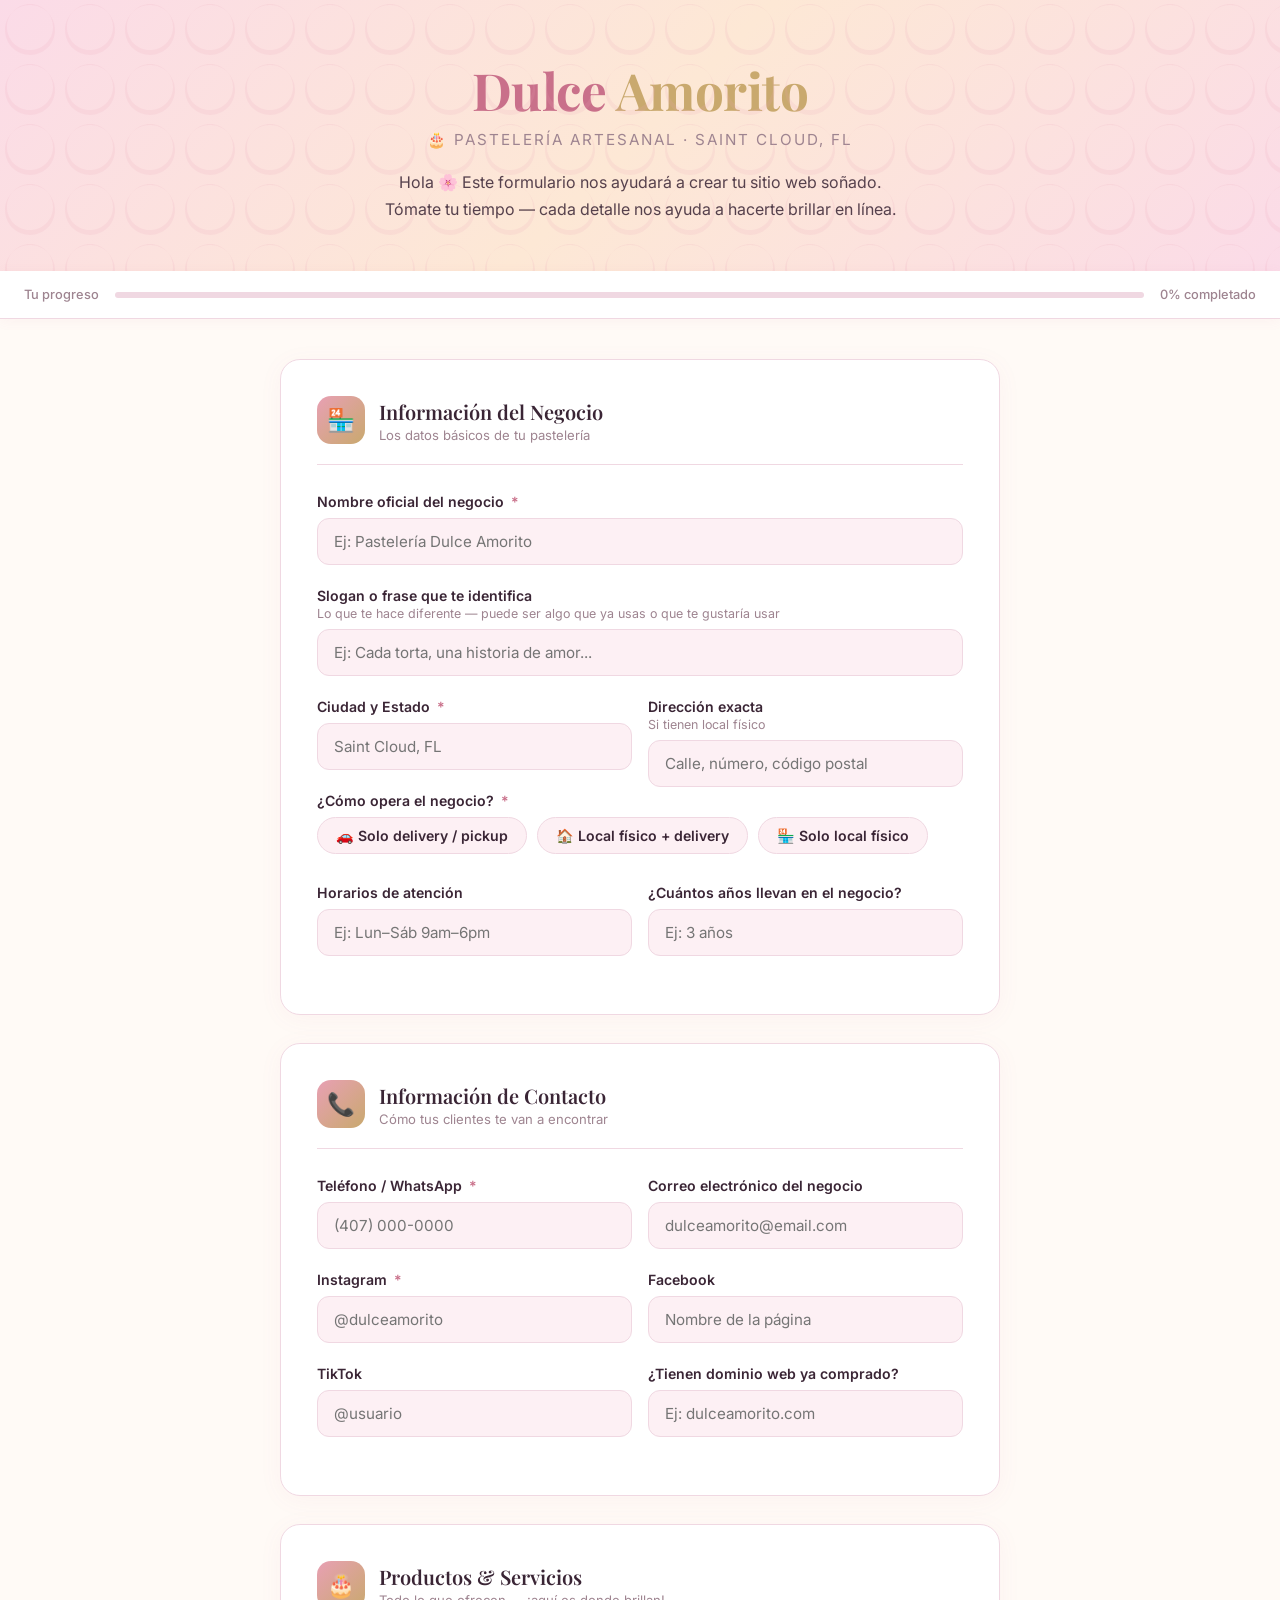
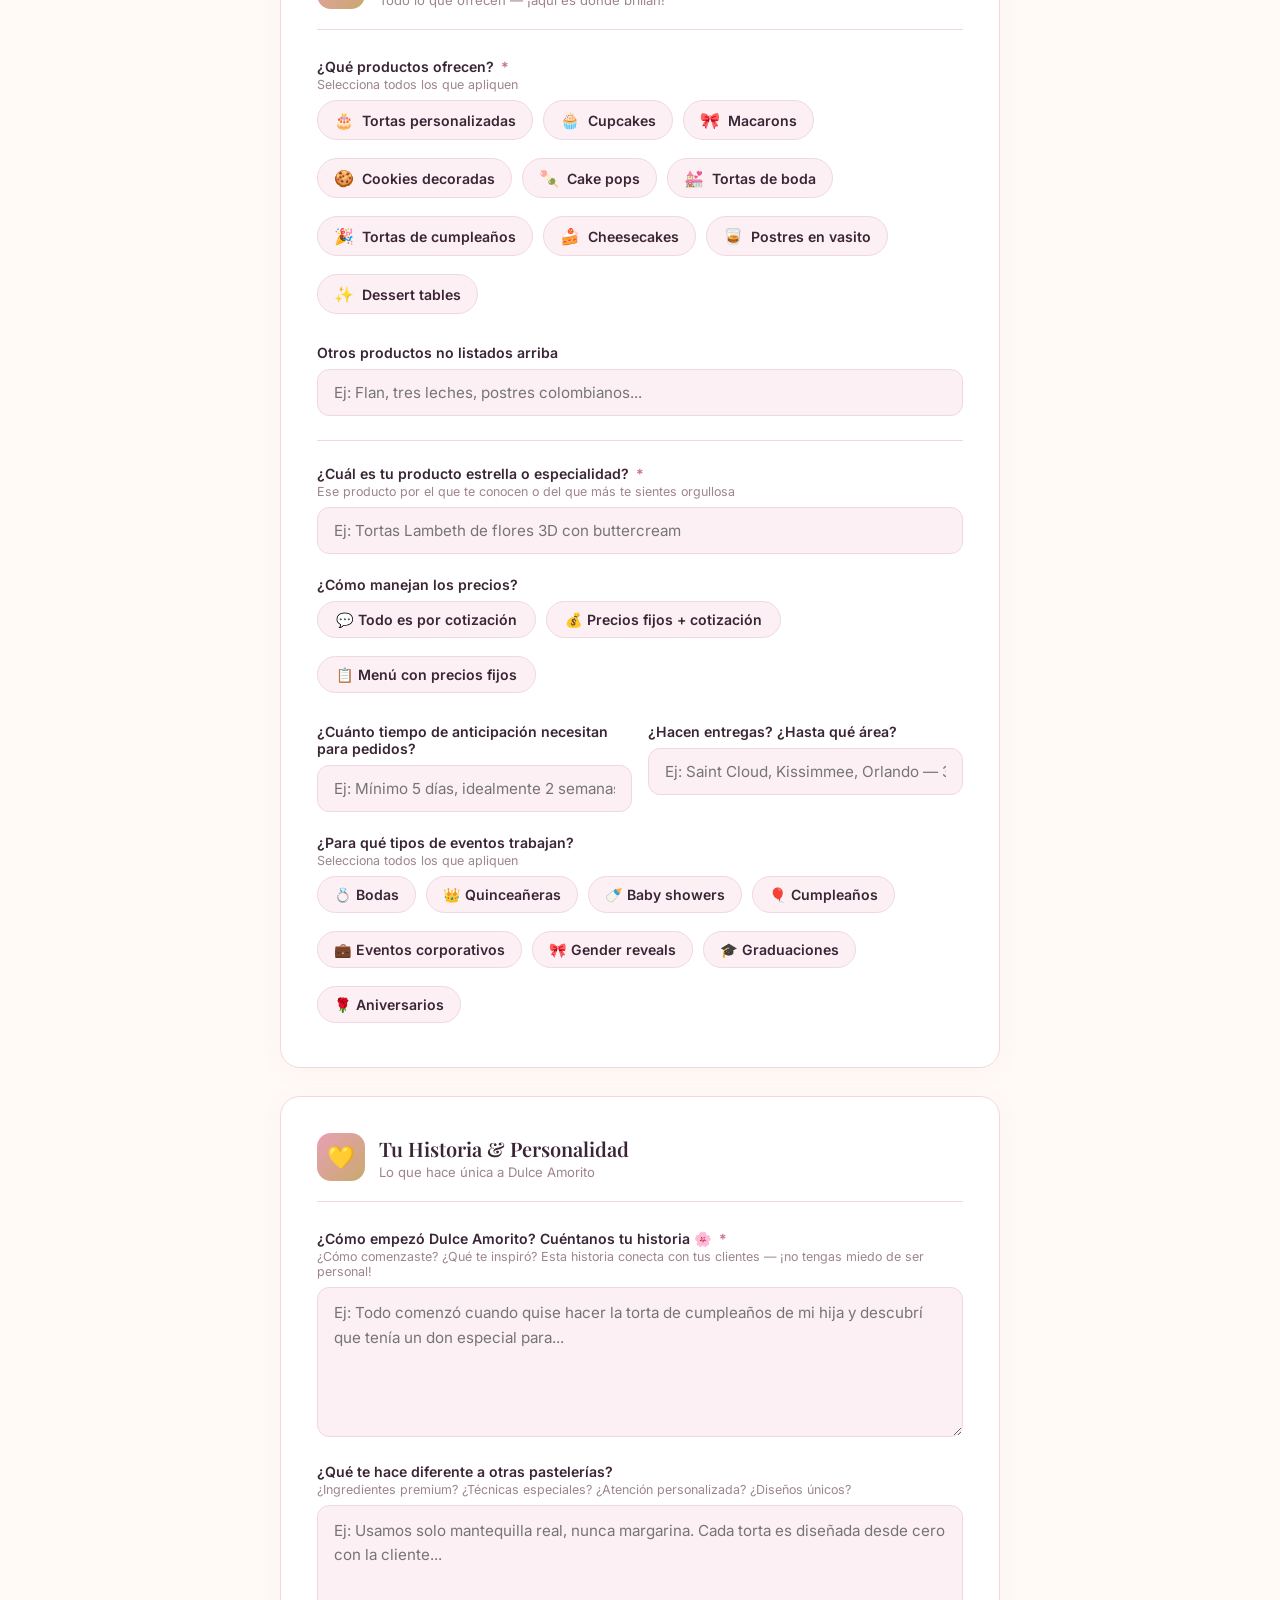
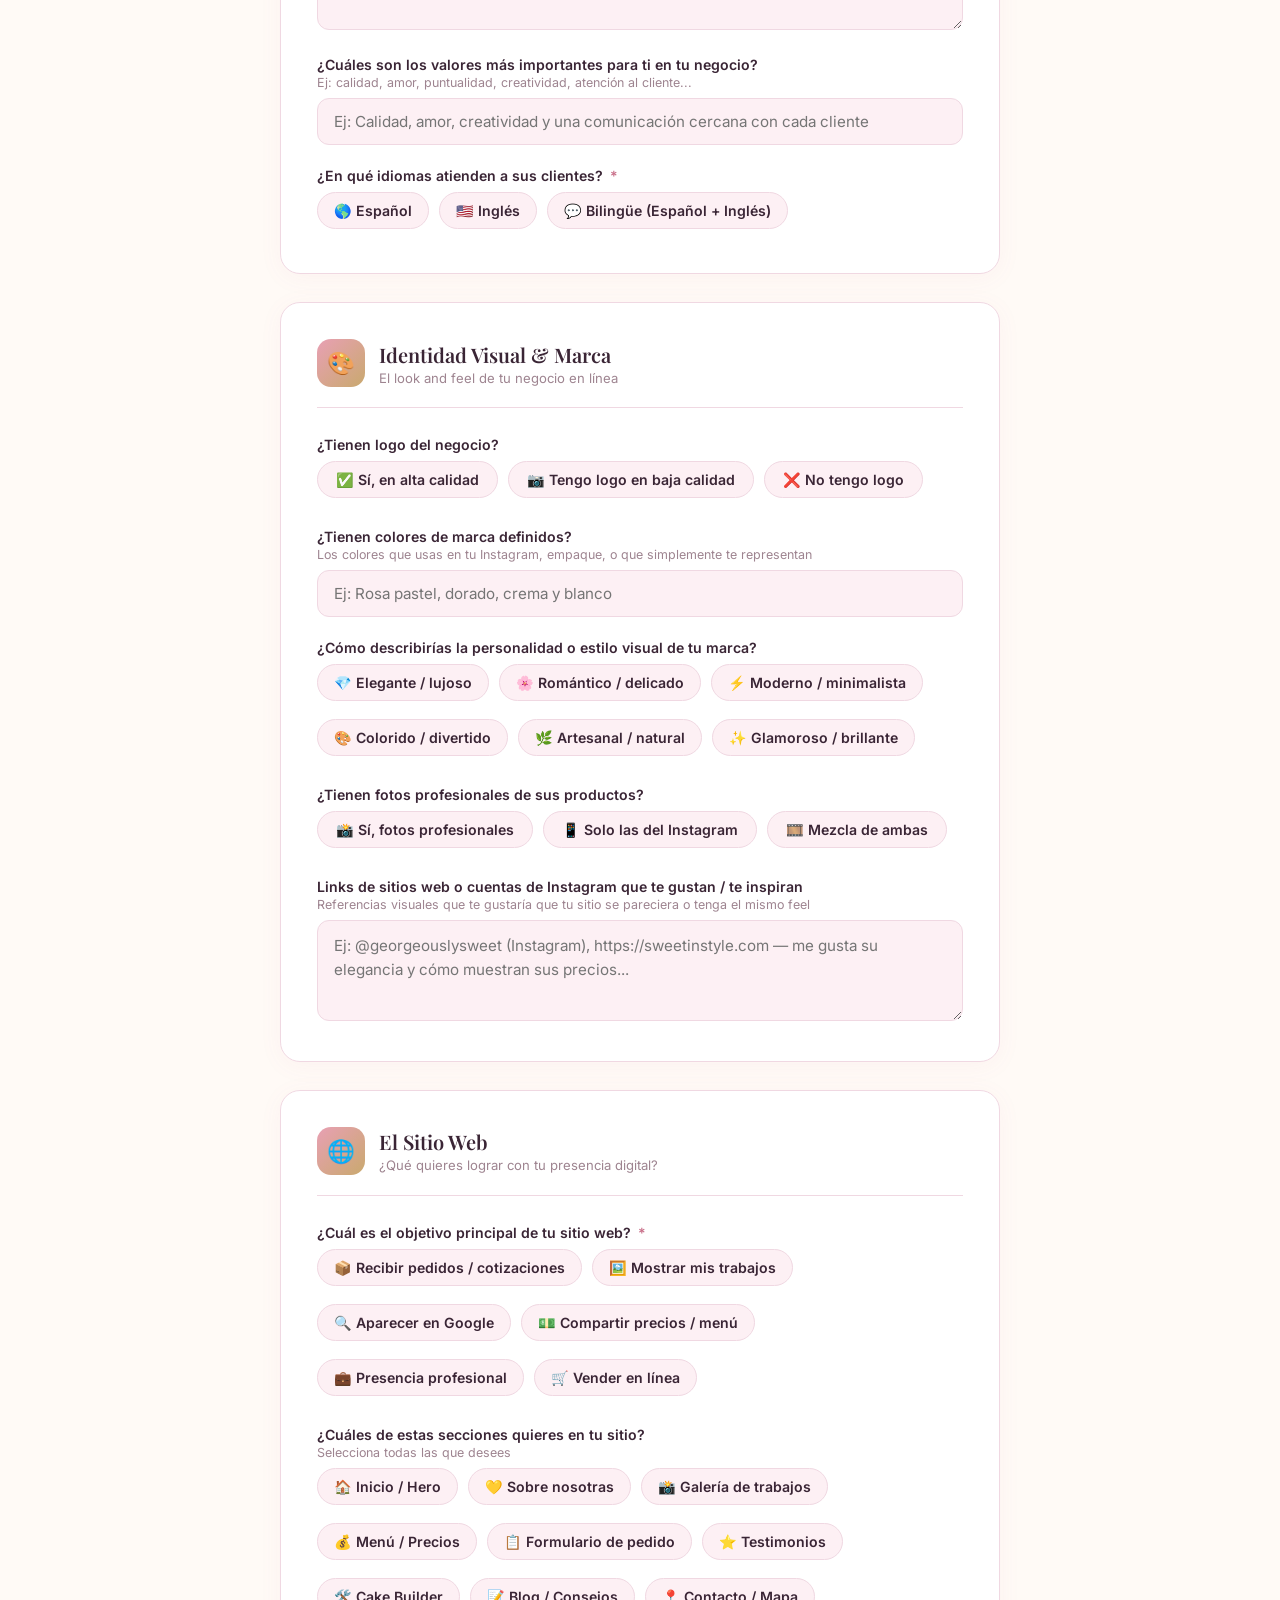
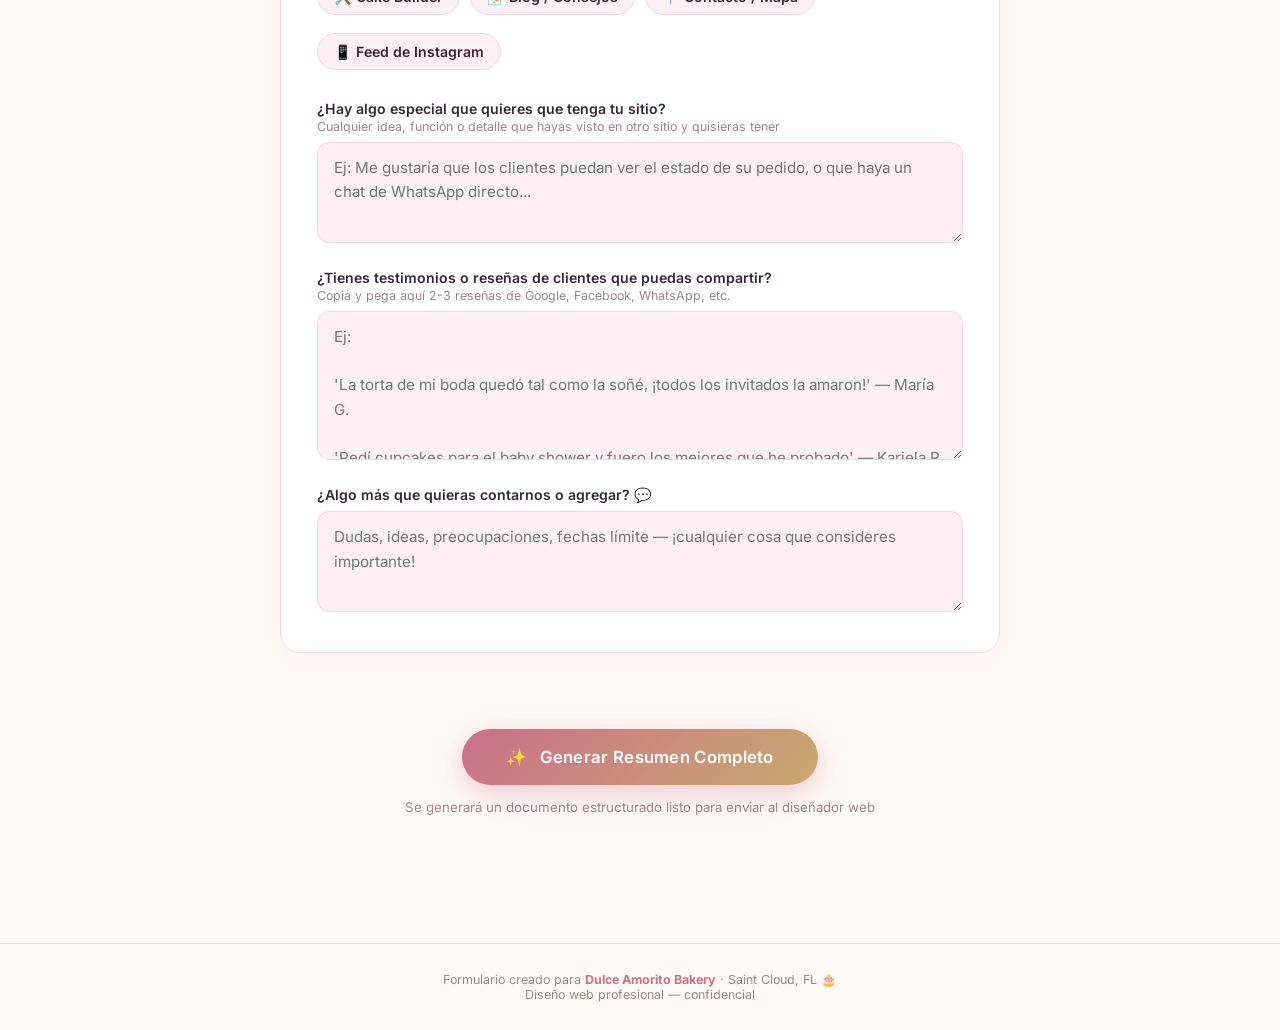
<file: client-intake.html>
<!DOCTYPE html>
<html lang="es">
<head>
  <meta charset="UTF-8" />
  <meta name="viewport" content="width=device-width, initial-scale=1.0" />
  <title>Dulce Amorito · Formulario de Información del Negocio</title>
  <link href="https://fonts.googleapis.com/css2?family=Playfair+Display:wght@400;600;700&family=Inter:wght@300;400;500;600&display=swap" rel="stylesheet" />
  <style>
    *, *::before, *::after { box-sizing: border-box; margin: 0; padding: 0; }

    :root {
      --rose:    #e8a0b4;
      --rose-deep: #c9708a;
      --blush:   #fdf0f4;
      --cream:   #fffaf6;
      --gold:    #c9a96e;
      --gold-light: #f0ddb8;
      --text:    #3a2535;
      --muted:   #9e8490;
      --border:  #f0d8e2;
      --white:   #ffffff;
      --success: #6db888;
    }

    body {
      font-family: 'Inter', sans-serif;
      background: var(--cream);
      color: var(--text);
      min-height: 100vh;
    }

    /* ── HERO HEADER ── */
    .hero {
      background: linear-gradient(135deg, #fbdbe8 0%, #fde8d5 50%, #fbdbe8 100%);
      text-align: center;
      padding: 56px 24px 48px;
      position: relative;
      overflow: hidden;
    }
    .hero::before {
      content: '';
      position: absolute;
      inset: 0;
      background: url("data:image/svg+xml,%3Csvg width='60' height='60' viewBox='0 0 60 60' xmlns='http://www.w3.org/2000/svg'%3E%3Cg fill='none' fill-rule='evenodd'%3E%3Cg fill='%23e8a0b4' fill-opacity='0.15'%3E%3Cpath d='M30 5C16.2 5 5 16.2 5 30s11.2 25 25 25 25-11.2 25-25S43.8 5 30 5zm0 45C17.3 50 7 39.7 7 27s10.3-23 23-23 23 10.3 23 23S42.7 50 30 50z'/%3E%3C/g%3E%3C/g%3E%3C/svg%3E");
      pointer-events: none;
    }
    .hero-logo {
      font-family: 'Playfair Display', serif;
      font-size: clamp(2rem, 6vw, 3.2rem);
      font-weight: 700;
      color: var(--rose-deep);
      letter-spacing: -0.5px;
      margin-bottom: 6px;
    }
    .hero-logo span { color: var(--gold); }
    .hero-tagline {
      font-size: 0.95rem;
      color: var(--muted);
      letter-spacing: 2px;
      text-transform: uppercase;
      margin-bottom: 20px;
    }
    .hero-desc {
      max-width: 560px;
      margin: 0 auto;
      font-size: 1rem;
      color: var(--text);
      line-height: 1.7;
      opacity: 0.85;
    }

    /* ── PROGRESS BAR ── */
    .progress-wrap {
      background: var(--white);
      border-bottom: 1px solid var(--border);
      padding: 16px 24px;
      display: flex;
      align-items: center;
      gap: 16px;
      position: sticky;
      top: 0;
      z-index: 100;
      box-shadow: 0 2px 12px rgba(200,100,130,0.06);
    }
    .progress-bar {
      flex: 1;
      height: 6px;
      background: var(--border);
      border-radius: 99px;
      overflow: hidden;
    }
    .progress-fill {
      height: 100%;
      background: linear-gradient(90deg, var(--rose), var(--gold));
      border-radius: 99px;
      transition: width 0.4s ease;
      width: 0%;
    }
    .progress-label {
      font-size: 0.8rem;
      color: var(--muted);
      white-space: nowrap;
      font-weight: 500;
    }

    /* ── CONTAINER ── */
    .container {
      max-width: 760px;
      margin: 0 auto;
      padding: 40px 20px 80px;
    }

    /* ── SECTION CARD ── */
    .section-card {
      background: var(--white);
      border-radius: 20px;
      border: 1px solid var(--border);
      padding: 36px;
      margin-bottom: 28px;
      box-shadow: 0 4px 24px rgba(200,100,130,0.05);
      transition: box-shadow 0.3s ease;
    }
    .section-card:hover { box-shadow: 0 8px 40px rgba(200,100,130,0.1); }

    .section-header {
      display: flex;
      align-items: center;
      gap: 14px;
      margin-bottom: 28px;
      padding-bottom: 20px;
      border-bottom: 1px solid var(--border);
    }
    .section-icon {
      width: 48px;
      height: 48px;
      border-radius: 14px;
      background: linear-gradient(135deg, var(--rose), var(--gold));
      display: flex;
      align-items: center;
      justify-content: center;
      font-size: 1.4rem;
      flex-shrink: 0;
    }
    .section-title {
      font-family: 'Playfair Display', serif;
      font-size: 1.25rem;
      font-weight: 600;
      color: var(--text);
    }
    .section-subtitle {
      font-size: 0.82rem;
      color: var(--muted);
      margin-top: 2px;
    }

    /* ── FORM FIELDS ── */
    .field-group { margin-bottom: 22px; }
    .field-group:last-child { margin-bottom: 0; }

    label {
      display: block;
      font-size: 0.88rem;
      font-weight: 600;
      color: var(--text);
      margin-bottom: 8px;
    }
    label .req { color: var(--rose-deep); margin-left: 3px; }
    label .hint {
      font-weight: 400;
      color: var(--muted);
      font-size: 0.78rem;
      display: block;
      margin-top: 2px;
    }

    input[type="text"],
    input[type="email"],
    input[type="tel"],
    input[type="url"],
    textarea,
    select {
      width: 100%;
      padding: 13px 16px;
      border: 1.5px solid var(--border);
      border-radius: 12px;
      font-family: 'Inter', sans-serif;
      font-size: 0.95rem;
      color: var(--text);
      background: var(--blush);
      transition: border-color 0.25s, box-shadow 0.25s, background 0.25s;
      outline: none;
      appearance: none;
    }
    input:focus, textarea:focus, select:focus {
      border-color: var(--rose);
      background: var(--white);
      box-shadow: 0 0 0 3px rgba(232, 160, 180, 0.18);
    }
    input.filled, textarea.filled, select.filled {
      border-color: var(--success);
      background: #f6fff9;
    }
    textarea { resize: vertical; min-height: 100px; line-height: 1.6; }
    select { cursor: pointer; }

    /* Dual columns */
    .field-row {
      display: grid;
      grid-template-columns: 1fr 1fr;
      gap: 16px;
    }
    @media (max-width: 540px) { .field-row { grid-template-columns: 1fr; } }

    /* Checkbox group */
    .checkbox-group {
      display: flex;
      flex-wrap: wrap;
      gap: 10px;
      margin-top: 4px;
    }
    .checkbox-pill {
      display: flex;
      align-items: center;
      gap: 8px;
      padding: 9px 16px;
      border: 1.5px solid var(--border);
      border-radius: 99px;
      cursor: pointer;
      font-size: 0.88rem;
      color: var(--text);
      background: var(--blush);
      transition: all 0.2s;
      user-select: none;
    }
    .checkbox-pill input { display: none; }
    .checkbox-pill:hover { border-color: var(--rose); background: var(--white); }
    .checkbox-pill.active {
      border-color: var(--rose-deep);
      background: linear-gradient(135deg, #fce8f0, #fdf0e4);
      color: var(--rose-deep);
      font-weight: 600;
    }
    .checkbox-pill .pill-icon { font-size: 1rem; }

    /* Radio group */
    .radio-group { display: flex; flex-wrap: wrap; gap: 10px; margin-top: 4px; }
    .radio-pill {
      display: flex;
      align-items: center;
      gap: 8px;
      padding: 9px 18px;
      border: 1.5px solid var(--border);
      border-radius: 99px;
      cursor: pointer;
      font-size: 0.88rem;
      color: var(--text);
      background: var(--blush);
      transition: all 0.2s;
      user-select: none;
    }
    .radio-pill input { display: none; }
    .radio-pill:hover { border-color: var(--rose); background: var(--white); }
    .radio-pill.active {
      border-color: var(--rose-deep);
      background: linear-gradient(135deg, #fce8f0, #fdf0e4);
      color: var(--rose-deep);
      font-weight: 600;
    }

    /* ── DIVIDER ── */
    .divider {
      height: 1px;
      background: var(--border);
      margin: 24px 0;
    }

    /* ── GENERATE BUTTON ── */
    .submit-zone {
      text-align: center;
      padding: 48px 24px;
    }
    .btn-generate {
      display: inline-flex;
      align-items: center;
      gap: 12px;
      background: linear-gradient(135deg, var(--rose-deep), var(--gold));
      color: var(--white);
      border: none;
      padding: 18px 44px;
      border-radius: 99px;
      font-family: 'Inter', sans-serif;
      font-size: 1.05rem;
      font-weight: 600;
      cursor: pointer;
      box-shadow: 0 8px 28px rgba(201,112,138,0.35);
      transition: all 0.3s;
      letter-spacing: 0.3px;
    }
    .btn-generate:hover {
      transform: translateY(-2px);
      box-shadow: 0 14px 36px rgba(201,112,138,0.45);
    }
    .btn-generate:active { transform: translateY(0); }

    /* ── OUTPUT ── */
    #output-section {
      display: none;
      margin-top: 32px;
    }
    #output-section.visible { display: block; }

    .output-card {
      background: var(--white);
      border: 2px solid var(--rose);
      border-radius: 20px;
      overflow: hidden;
      box-shadow: 0 8px 40px rgba(201,112,138,0.12);
    }
    .output-header {
      background: linear-gradient(135deg, var(--rose-deep), var(--gold));
      color: var(--white);
      padding: 20px 28px;
      display: flex;
      justify-content: space-between;
      align-items: center;
    }
    .output-header h3 {
      font-family: 'Playfair Display', serif;
      font-size: 1.1rem;
    }
    .output-header p { font-size: 0.82rem; opacity: 0.85; margin-top: 2px; }

    .btn-copy {
      background: rgba(255,255,255,0.25);
      border: 1.5px solid rgba(255,255,255,0.5);
      color: var(--white);
      padding: 9px 20px;
      border-radius: 99px;
      font-size: 0.85rem;
      font-weight: 600;
      cursor: pointer;
      transition: all 0.2s;
      white-space: nowrap;
      font-family: 'Inter', sans-serif;
    }
    .btn-copy:hover { background: rgba(255,255,255,0.4); }
    .btn-copy.copied { background: var(--success); border-color: var(--success); }

    #output-text {
      font-family: 'Inter', monospace;
      font-size: 0.83rem;
      line-height: 1.8;
      color: var(--text);
      padding: 28px;
      white-space: pre-wrap;
      word-break: break-word;
      background: #fafafa;
      max-height: 480px;
      overflow-y: auto;
    }

    /* ── FOOTER ── */
    .footer {
      text-align: center;
      padding: 28px;
      font-size: 0.78rem;
      color: var(--muted);
      border-top: 1px solid var(--border);
    }
    .footer strong { color: var(--rose-deep); }

    /* ── ANIMATIONS ── */
    @keyframes fadeInUp {
      from { opacity: 0; transform: translateY(20px); }
      to   { opacity: 1; transform: translateY(0); }
    }
    .section-card { animation: fadeInUp 0.5s ease both; }
    .section-card:nth-child(1) { animation-delay: 0.05s; }
    .section-card:nth-child(2) { animation-delay: 0.10s; }
    .section-card:nth-child(3) { animation-delay: 0.15s; }
    .section-card:nth-child(4) { animation-delay: 0.20s; }
    .section-card:nth-child(5) { animation-delay: 0.25s; }
    .section-card:nth-child(6) { animation-delay: 0.30s; }

    /* Completion badge */
    .completion-badge {
      display: inline-flex;
      align-items: center;
      gap: 6px;
      background: #f6fff9;
      border: 1.5px solid var(--success);
      color: var(--success);
      padding: 6px 14px;
      border-radius: 99px;
      font-size: 0.78rem;
      font-weight: 600;
      margin-top: 10px;
    }
  </style>
</head>
<body>

<!-- HERO -->
<div class="hero">
  <div class="hero-logo">Dulce <span>Amorito</span></div>
  <div class="hero-tagline">🎂 Pastelería Artesanal · Saint Cloud, FL</div>
  <p class="hero-desc">
    Hola 🌸 Este formulario nos ayudará a crear tu sitio web soñado.<br>
    Tómate tu tiempo — cada detalle nos ayuda a hacerte brillar en línea.
  </p>
</div>

<!-- PROGRESS -->
<div class="progress-wrap">
  <span class="progress-label">Tu progreso</span>
  <div class="progress-bar">
    <div class="progress-fill" id="progressFill"></div>
  </div>
  <span class="progress-label" id="progressText">0% completado</span>
</div>

<div class="container">

  <!-- ═══ 1. INFORMACIÓN DEL NEGOCIO ═══ -->
  <div class="section-card">
    <div class="section-header">
      <div class="section-icon">🏪</div>
      <div>
        <div class="section-title">Información del Negocio</div>
        <div class="section-subtitle">Los datos básicos de tu pastelería</div>
      </div>
    </div>

    <div class="field-group">
      <label for="biz-name">Nombre oficial del negocio <span class="req">*</span></label>
      <input type="text" id="biz-name" placeholder="Ej: Pastelería Dulce Amorito" />
    </div>

    <div class="field-group">
      <label for="biz-slogan">Slogan o frase que te identifica
        <span class="hint">Lo que te hace diferente — puede ser algo que ya usas o que te gustaría usar</span>
      </label>
      <input type="text" id="biz-slogan" placeholder="Ej: Cada torta, una historia de amor..." />
    </div>

    <div class="field-row">
      <div class="field-group">
        <label for="biz-city">Ciudad y Estado <span class="req">*</span></label>
        <input type="text" id="biz-city" placeholder="Saint Cloud, FL" />
      </div>
      <div class="field-group">
        <label for="biz-address">Dirección exacta
          <span class="hint">Si tienen local físico</span>
        </label>
        <input type="text" id="biz-address" placeholder="Calle, número, código postal" />
      </div>
    </div>

    <div class="field-group">
      <label>¿Cómo opera el negocio? <span class="req">*</span></label>
      <div class="radio-group">
        <label class="radio-pill" onclick="selectRadio(this,'biz-type','Solo delivery/pickup', event)">
          <input type="radio" name="biz-type" value="Solo delivery/pickup" /> 🚗 Solo delivery / pickup
        </label>
        <label class="radio-pill" onclick="selectRadio(this,'biz-type','Local físico + delivery', event)">
          <input type="radio" name="biz-type" value="Local físico + delivery" /> 🏠 Local físico + delivery
        </label>
        <label class="radio-pill" onclick="selectRadio(this,'biz-type','Solo local físico', event)">
          <input type="radio" name="biz-type" value="Solo local físico" /> 🏪 Solo local físico
        </label>
      </div>
    </div>

    <div class="field-row">
      <div class="field-group">
        <label for="biz-hours">Horarios de atención</label>
        <input type="text" id="biz-hours" placeholder="Ej: Lun–Sáb 9am–6pm" />
      </div>
      <div class="field-group">
        <label for="biz-years">¿Cuántos años llevan en el negocio?</label>
        <input type="text" id="biz-years" placeholder="Ej: 3 años" />
      </div>
    </div>
  </div>

  <!-- ═══ 2. CONTACTO ═══ -->
  <div class="section-card">
    <div class="section-header">
      <div class="section-icon">📞</div>
      <div>
        <div class="section-title">Información de Contacto</div>
        <div class="section-subtitle">Cómo tus clientes te van a encontrar</div>
      </div>
    </div>

    <div class="field-row">
      <div class="field-group">
        <label for="c-phone">Teléfono / WhatsApp <span class="req">*</span></label>
        <input type="tel" id="c-phone" placeholder="(407) 000-0000" />
      </div>
      <div class="field-group">
        <label for="c-email">Correo electrónico del negocio</label>
        <input type="email" id="c-email" placeholder="dulceamorito@email.com" />
      </div>
    </div>

    <div class="field-row">
      <div class="field-group">
        <label for="c-instagram">Instagram <span class="req">*</span></label>
        <input type="text" id="c-instagram" placeholder="@dulceamorito" />
      </div>
      <div class="field-group">
        <label for="c-facebook">Facebook</label>
        <input type="text" id="c-facebook" placeholder="Nombre de la página" />
      </div>
    </div>

    <div class="field-row">
      <div class="field-group">
        <label for="c-tiktok">TikTok</label>
        <input type="text" id="c-tiktok" placeholder="@usuario" />
      </div>
      <div class="field-group">
        <label for="c-domain">¿Tienen dominio web ya comprado?</label>
        <input type="url" id="c-domain" placeholder="Ej: dulceamorito.com" />
      </div>
    </div>
  </div>

  <!-- ═══ 3. PRODUCTOS Y SERVICIOS ═══ -->
  <div class="section-card">
    <div class="section-header">
      <div class="section-icon">🎂</div>
      <div>
        <div class="section-title">Productos & Servicios</div>
        <div class="section-subtitle">Todo lo que ofrecen — ¡aquí es donde brillan!</div>
      </div>
    </div>

    <div class="field-group">
      <label>¿Qué productos ofrecen? <span class="req">*</span> <span class="hint">Selecciona todos los que apliquen</span></label>
      <div class="checkbox-group" id="products-group">
        <label class="checkbox-pill" onclick="togglePill(this, event)">
          <input type="checkbox" value="Tortas personalizadas" /> <span class="pill-icon">🎂</span> Tortas personalizadas
        </label>
        <label class="checkbox-pill" onclick="togglePill(this, event)">
          <input type="checkbox" value="Cupcakes" /> <span class="pill-icon">🧁</span> Cupcakes
        </label>
        <label class="checkbox-pill" onclick="togglePill(this, event)">
          <input type="checkbox" value="Macarons" /> <span class="pill-icon">🎀</span> Macarons
        </label>
        <label class="checkbox-pill" onclick="togglePill(this, event)">
          <input type="checkbox" value="Cookies decoradas" /> <span class="pill-icon">🍪</span> Cookies decoradas
        </label>
        <label class="checkbox-pill" onclick="togglePill(this, event)">
          <input type="checkbox" value="Cake pops" /> <span class="pill-icon">🍡</span> Cake pops
        </label>
        <label class="checkbox-pill" onclick="togglePill(this, event)">
          <input type="checkbox" value="Tortas de boda" /> <span class="pill-icon">💒</span> Tortas de boda
        </label>
        <label class="checkbox-pill" onclick="togglePill(this, event)">
          <input type="checkbox" value="Tortas de cumpleaños" /> <span class="pill-icon">🎉</span> Tortas de cumpleaños
        </label>
        <label class="checkbox-pill" onclick="togglePill(this, event)">
          <input type="checkbox" value="Cheesecakes" /> <span class="pill-icon">🍰</span> Cheesecakes
        </label>
        <label class="checkbox-pill" onclick="togglePill(this, event)">
          <input type="checkbox" value="Postres en vasito" /> <span class="pill-icon">🥃</span> Postres en vasito
        </label>
        <label class="checkbox-pill" onclick="togglePill(this, event)">
          <input type="checkbox" value="Dessert tables" /> <span class="pill-icon">✨</span> Dessert tables
        </label>
      </div>
    </div>

    <div class="field-group">
      <label for="products-other">Otros productos no listados arriba</label>
      <input type="text" id="products-other" placeholder="Ej: Flan, tres leches, postres colombianos..." />
    </div>

    <div class="divider"></div>

    <div class="field-group">
      <label for="prod-star">¿Cuál es tu producto estrella o especialidad? <span class="req">*</span>
        <span class="hint">Ese producto por el que te conocen o del que más te sientes orgullosa</span>
      </label>
      <input type="text" id="prod-star" placeholder="Ej: Tortas Lambeth de flores 3D con buttercream" />
    </div>

    <div class="field-group">
      <label>¿Cómo manejan los precios?</label>
      <div class="radio-group">
        <label class="radio-pill" onclick="selectRadio(this,'pricing','Todo es por cotización', event)">
          <input type="radio" name="pricing" value="Todo es por cotización" /> 💬 Todo es por cotización
        </label>
        <label class="radio-pill" onclick="selectRadio(this,'pricing','Precios fijos + cotización para personalizados', event)">
          <input type="radio" name="pricing" value="Precios fijos + cotización para personalizados" /> 💰 Precios fijos + cotización
        </label>
        <label class="radio-pill" onclick="selectRadio(this,'pricing','Menú con precios fijos', event)">
          <input type="radio" name="pricing" value="Menú con precios fijos" /> 📋 Menú con precios fijos
        </label>
      </div>
    </div>

    <div class="field-row">
      <div class="field-group">
        <label for="prod-leadtime">¿Cuánto tiempo de anticipación necesitan para pedidos?</label>
        <input type="text" id="prod-leadtime" placeholder="Ej: Mínimo 5 días, idealmente 2 semanas" />
      </div>
      <div class="field-group">
        <label for="prod-delivery">¿Hacen entregas? ¿Hasta qué área?</label>
        <input type="text" id="prod-delivery" placeholder="Ej: Saint Cloud, Kissimmee, Orlando — 30 mi" />
      </div>
    </div>

    <div class="field-group">
      <label>¿Para qué tipos de eventos trabajan? <span class="hint">Selecciona todos los que apliquen</span></label>
      <div class="checkbox-group" id="events-group">
        <label class="checkbox-pill" onclick="togglePill(this, event)">
          <input type="checkbox" value="Bodas" /> 💍 Bodas
        </label>
        <label class="checkbox-pill" onclick="togglePill(this, event)">
          <input type="checkbox" value="Quinceañeras" /> 👑 Quinceañeras
        </label>
        <label class="checkbox-pill" onclick="togglePill(this, event)">
          <input type="checkbox" value="Baby showers" /> 🍼 Baby showers
        </label>
        <label class="checkbox-pill" onclick="togglePill(this, event)">
          <input type="checkbox" value="Cumpleaños" /> 🎈 Cumpleaños
        </label>
        <label class="checkbox-pill" onclick="togglePill(this, event)">
          <input type="checkbox" value="Eventos corporativos" /> 💼 Eventos corporativos
        </label>
        <label class="checkbox-pill" onclick="togglePill(this, event)">
          <input type="checkbox" value="Gender reveals" /> 🎀 Gender reveals
        </label>
        <label class="checkbox-pill" onclick="togglePill(this, event)">
          <input type="checkbox" value="Graduaciones" /> 🎓 Graduaciones
        </label>
        <label class="checkbox-pill" onclick="togglePill(this, event)">
          <input type="checkbox" value="Aniversarios" /> 🌹 Aniversarios
        </label>
      </div>
    </div>
  </div>

  <!-- ═══ 4. HISTORIA Y PERSONALIDAD ═══ -->
  <div class="section-card">
    <div class="section-header">
      <div class="section-icon">💛</div>
      <div>
        <div class="section-title">Tu Historia & Personalidad</div>
        <div class="section-subtitle">Lo que hace única a Dulce Amorito</div>
      </div>
    </div>

    <div class="field-group">
      <label for="about-story">¿Cómo empezó Dulce Amorito? Cuéntanos tu historia 🌸 <span class="req">*</span>
        <span class="hint">¿Cómo comenzaste? ¿Qué te inspiró? Esta historia conecta con tus clientes — ¡no tengas miedo de ser personal!</span>
      </label>
      <textarea id="about-story" rows="5" placeholder="Ej: Todo comenzó cuando quise hacer la torta de cumpleaños de mi hija y descubrí que tenía un don especial para..."></textarea>
    </div>

    <div class="field-group">
      <label for="about-diff">¿Qué te hace diferente a otras pastelerías?
        <span class="hint">¿Ingredientes premium? ¿Técnicas especiales? ¿Atención personalizada? ¿Diseños únicos?</span>
      </label>
      <textarea id="about-diff" rows="4" placeholder="Ej: Usamos solo mantequilla real, nunca margarina. Cada torta es diseñada desde cero con la cliente..."></textarea>
    </div>

    <div class="field-group">
      <label for="about-values">¿Cuáles son los valores más importantes para ti en tu negocio?
        <span class="hint">Ej: calidad, amor, puntualidad, creatividad, atención al cliente...</span>
      </label>
      <input type="text" id="about-values" placeholder="Ej: Calidad, amor, creatividad y una comunicación cercana con cada cliente" />
    </div>

    <div class="field-group">
      <label>¿En qué idiomas atienden a sus clientes? <span class="req">*</span></label>
      <div class="checkbox-group" id="lang-group">
        <label class="checkbox-pill" onclick="togglePill(this, event)">
          <input type="checkbox" value="Español" /> 🌎 Español
        </label>
        <label class="checkbox-pill" onclick="togglePill(this, event)">
          <input type="checkbox" value="Inglés" /> 🇺🇸 Inglés
        </label>
        <label class="checkbox-pill" onclick="togglePill(this, event)">
          <input type="checkbox" value="Bilingüe" /> 💬 Bilingüe (Español + Inglés)
        </label>
      </div>
    </div>
  </div>

  <!-- ═══ 5. IDENTIDAD VISUAL ═══ -->
  <div class="section-card">
    <div class="section-header">
      <div class="section-icon">🎨</div>
      <div>
        <div class="section-title">Identidad Visual & Marca</div>
        <div class="section-subtitle">El look and feel de tu negocio en línea</div>
      </div>
    </div>

    <div class="field-group">
      <label>¿Tienen logo del negocio?</label>
      <div class="radio-group">
        <label class="radio-pill" onclick="selectRadio(this,'logo','Sí, tengo logo en alta calidad', event)">
          <input type="radio" name="logo" value="Sí, tengo logo en alta calidad" /> ✅ Sí, en alta calidad
        </label>
        <label class="radio-pill" onclick="selectRadio(this,'logo','Tengo logo pero en baja calidad', event)">
          <input type="radio" name="logo" value="Tengo logo pero en baja calidad" /> 📷 Tengo logo en baja calidad
        </label>
        <label class="radio-pill" onclick="selectRadio(this,'logo','No tengo logo', event)">
          <input type="radio" name="logo" value="No tengo logo" /> ❌ No tengo logo
        </label>
      </div>
    </div>

    <div class="field-group">
      <label for="visual-colors">¿Tienen colores de marca definidos?
        <span class="hint">Los colores que usas en tu Instagram, empaque, o que simplemente te representan</span>
      </label>
      <input type="text" id="visual-colors" placeholder="Ej: Rosa pastel, dorado, crema y blanco" />
    </div>

    <div class="field-group">
      <label>¿Cómo describirías la personalidad o estilo visual de tu marca?</label>
      <div class="checkbox-group" id="style-group">
        <label class="checkbox-pill" onclick="togglePill(this, event)">
          <input type="checkbox" value="Elegante y lujoso" /> 💎 Elegante / lujoso
        </label>
        <label class="checkbox-pill" onclick="togglePill(this, event)">
          <input type="checkbox" value="Romántico y delicado" /> 🌸 Romántico / delicado
        </label>
        <label class="checkbox-pill" onclick="togglePill(this, event)">
          <input type="checkbox" value="Moderno y minimalista" /> ⚡ Moderno / minimalista
        </label>
        <label class="checkbox-pill" onclick="togglePill(this, event)">
          <input type="checkbox" value="Colorido y divertido" /> 🎨 Colorido / divertido
        </label>
        <label class="checkbox-pill" onclick="togglePill(this, event)">
          <input type="checkbox" value="Artesanal y natural" /> 🌿 Artesanal / natural
        </label>
        <label class="checkbox-pill" onclick="togglePill(this, event)">
          <input type="checkbox" value="Glamoroso y brillante" /> ✨ Glamoroso / brillante
        </label>
      </div>
    </div>

    <div class="field-group">
      <label>¿Tienen fotos profesionales de sus productos?</label>
      <div class="radio-group">
        <label class="radio-pill" onclick="selectRadio(this,'photos','Sí, tengo fotos profesionales', event)">
          <input type="radio" name="photos" value="Sí, tengo fotos profesionales" /> 📸 Sí, fotos profesionales
        </label>
        <label class="radio-pill" onclick="selectRadio(this,'photos','Solo fotos del Instagram', event)">
          <input type="radio" name="photos" value="Solo fotos del Instagram" /> 📱 Solo las del Instagram
        </label>
        <label class="radio-pill" onclick="selectRadio(this,'photos','Mezcla de ambas', event)">
          <input type="radio" name="photos" value="Mezcla de ambas" /> 🎞️ Mezcla de ambas
        </label>
      </div>
    </div>

    <div class="field-group">
      <label for="visual-inspo">Links de sitios web o cuentas de Instagram que te gustan / te inspiran
        <span class="hint">Referencias visuales que te gustaría que tu sitio se pareciera o tenga el mismo feel</span>
      </label>
      <textarea id="visual-inspo" rows="3" placeholder="Ej: @georgeouslysweet (Instagram), https://sweetinstyle.com — me gusta su elegancia y cómo muestran sus precios..."></textarea>
    </div>
  </div>

  <!-- ═══ 6. EL SITIO WEB ═══ -->
  <div class="section-card">
    <div class="section-header">
      <div class="section-icon">🌐</div>
      <div>
        <div class="section-title">El Sitio Web</div>
        <div class="section-subtitle">¿Qué quieres lograr con tu presencia digital?</div>
      </div>
    </div>

    <div class="field-group">
      <label>¿Cuál es el objetivo principal de tu sitio web? <span class="req">*</span></label>
      <div class="checkbox-group" id="web-goals">
        <label class="checkbox-pill" onclick="togglePill(this, event)">
          <input type="checkbox" value="Recibir pedidos y cotizaciones" /> 📦 Recibir pedidos / cotizaciones
        </label>
        <label class="checkbox-pill" onclick="togglePill(this, event)">
          <input type="checkbox" value="Mostrar portfolio de trabajos" /> 🖼️ Mostrar mis trabajos
        </label>
        <label class="checkbox-pill" onclick="togglePill(this, event)">
          <input type="checkbox" value="Llegar a nuevos clientes en Google" /> 🔍 Aparecer en Google
        </label>
        <label class="checkbox-pill" onclick="togglePill(this, event)">
          <input type="checkbox" value="Compartir precios y menú" /> 💵 Compartir precios / menú
        </label>
        <label class="checkbox-pill" onclick="togglePill(this, event)">
          <input type="checkbox" value="Tener presencia profesional" /> 💼 Presencia profesional
        </label>
        <label class="checkbox-pill" onclick="togglePill(this, event)">
          <input type="checkbox" value="Vender productos online" /> 🛒 Vender en línea
        </label>
      </div>
    </div>

    <div class="field-group">
      <label>¿Cuáles de estas secciones quieres en tu sitio? <span class="hint">Selecciona todas las que desees</span></label>
      <div class="checkbox-group" id="web-sections">
        <label class="checkbox-pill" onclick="togglePill(this, event)">
          <input type="checkbox" value="Página de inicio / Hero" /> 🏠 Inicio / Hero
        </label>
        <label class="checkbox-pill" onclick="togglePill(this, event)">
          <input type="checkbox" value="Sobre nosotros" /> 💛 Sobre nosotras
        </label>
        <label class="checkbox-pill" onclick="togglePill(this, event)">
          <input type="checkbox" value="Galería de trabajos" /> 📸 Galería de trabajos
        </label>
        <label class="checkbox-pill" onclick="togglePill(this, event)">
          <input type="checkbox" value="Menú / Servicios con precios" /> 💰 Menú / Precios
        </label>
        <label class="checkbox-pill" onclick="togglePill(this, event)">
          <input type="checkbox" value="Formulario de cotización / pedido" /> 📋 Formulario de pedido
        </label>
        <label class="checkbox-pill" onclick="togglePill(this, event)">
          <input type="checkbox" value="Testimonios de clientes" /> ⭐ Testimonios
        </label>
        <label class="checkbox-pill" onclick="togglePill(this, event)">
          <input type="checkbox" value="Cake builder / Personalizador" /> 🛠️ Cake Builder
        </label>
        <label class="checkbox-pill" onclick="togglePill(this, event)">
          <input type="checkbox" value="Blog o consejos de repostería" /> 📝 Blog / Consejos
        </label>
        <label class="checkbox-pill" onclick="togglePill(this, event)">
          <input type="checkbox" value="Contacto con mapa" /> 📍 Contacto / Mapa
        </label>
        <label class="checkbox-pill" onclick="togglePill(this, event)">
          <input type="checkbox" value="Feed de Instagram integrado" /> 📱 Feed de Instagram
        </label>
      </div>
    </div>

    <div class="field-group">
      <label for="web-extra">¿Hay algo especial que quieres que tenga tu sitio?
        <span class="hint">Cualquier idea, función o detalle que hayas visto en otro sitio y quisieras tener</span>
      </label>
      <textarea id="web-extra" rows="3" placeholder="Ej: Me gustaría que los clientes puedan ver el estado de su pedido, o que haya un chat de WhatsApp directo..."></textarea>
    </div>

    <div class="field-group">
      <label for="web-testimonials">¿Tienes testimonios o reseñas de clientes que puedas compartir?
        <span class="hint">Copia y pega aquí 2-3 reseñas de Google, Facebook, WhatsApp, etc.</span>
      </label>
      <textarea id="web-testimonials" rows="5" placeholder="Ej:&#10;&#10;'La torta de mi boda quedó tal como la soñé, ¡todos los invitados la amaron!' — María G.&#10;&#10;'Pedí cupcakes para el baby shower y fuero los mejores que he probado' — Kariela R."></textarea>
    </div>

    <div class="field-group">
      <label for="web-notes">¿Algo más que quieras contarnos o agregar? 💬</label>
      <textarea id="web-notes" rows="3" placeholder="Dudas, ideas, preocupaciones, fechas límite — ¡cualquier cosa que consideres importante!"></textarea>
    </div>
  </div>

  <!-- GENERATE -->
  <div class="submit-zone">
    <button class="btn-generate" onclick="generateSummary()">
      <span>✨</span> Generar Resumen Completo
    </button>
    <p style="margin-top:14px; font-size:0.83rem; color:var(--muted);">
      Se generará un documento estructurado listo para enviar al diseñador web
    </p>
  </div>

  <!-- OUTPUT -->
  <div id="output-section">
    <div class="output-card">
      <div class="output-header">
        <div>
          <h3>📄 Resumen Generado</h3>
          <p>Copia este texto o envíalo directamente por WhatsApp</p>
        </div>
        <div style="display:flex; gap:10px;">
          <button class="btn-copy" id="copyBtn" onclick="copyOutput()">📋 Copiar Todo</button>
          <button class="btn-copy" id="waBtn" onclick="sendToWhatsApp()" style="background:#25D366;border-color:#25D366;box-shadow:0 4px 14px rgba(37,211,102,0.3);">📲 Enviar por WhatsApp</button>
        </div>
      </div>
      <pre id="output-text"></pre>
    </div>
  </div>

</div>

<div class="footer">
  Formulario creado para <strong>Dulce Amorito Bakery</strong> · Saint Cloud, FL 🎂<br>
  Diseño web profesional — confidencial
</div>

<script>
  // ── PILL TOGGLES ──
  function togglePill(el, event) {
    // Prevent the browser from toggling the checkbox natively (causes double-fire)
    event.preventDefault();
    el.classList.toggle('active');
    // Manually sync the checkbox state
    const cb = el.querySelector('input[type="checkbox"]');
    if (cb) cb.checked = el.classList.contains('active');
    updateProgress();
  }
  function selectRadio(el, name, value, event) {
    // Prevent double-fire from label + radio interaction
    if (event) event.preventDefault();
    document.querySelectorAll(`input[name="${name}"]`).forEach(r => {
      r.closest('.radio-pill').classList.remove('active');
      r.checked = false;
    });
    el.classList.add('active');
    const rb = el.querySelector('input[type="radio"]');
    if (rb) rb.checked = true;
    updateProgress();
  }

  // ── FILLED TRACKING ──
  document.querySelectorAll('input[type="text"], input[type="email"], input[type="tel"], input[type="url"], textarea').forEach(el => {
    el.addEventListener('input', () => {
      el.classList.toggle('filled', el.value.trim().length > 0);
      updateProgress();
    });
  });

  // ── PROGRESS ──
  function updateProgress() {
    const required = ['biz-name','biz-city','c-phone','c-instagram','prod-star','about-story'];
    const radios = ['biz-type','pricing','logo','photos'];
    const checkGroups = ['products-group','lang-group'];

    let total = 0, filled = 0;

    required.forEach(id => {
      total++;
      if (document.getElementById(id)?.value.trim()) filled++;
    });
    radios.forEach(name => {
      total++;
      if (document.querySelector(`input[name="${name}"].active, .radio-pill.active input[name="${name}"]`) ||
          document.querySelector(`input[name="${name}"]:checked`)) filled++;
      // Check active pills
      if (document.querySelector(`[onclick*="${name}"].active`)) filled++;
    });
    checkGroups.forEach(id => {
      total++;
      if (document.querySelector(`#${id} .checkbox-pill.active`)) filled++;
    });

    // count any active radio pills
    let activeRadios = {};
    document.querySelectorAll('.radio-pill.active input[type="radio"]').forEach(r => {
      activeRadios[r.name] = true;
    });
    radios.forEach(name => {
      if (activeRadios[name]) {
        // already counted above, avoid double counting — just recalculate
      }
    });

    // Simpler approach
    filled = 0; total = 0;
    ['biz-name','biz-city','c-phone','c-instagram','prod-star','about-story'].forEach(id => {
      total++;
      if (document.getElementById(id)?.value.trim()) filled++;
    });
    ['biz-type','pricing','logo','photos'].forEach(name => {
      total++;
      if (document.querySelector(`.radio-pill.active input[name="${name}"]`)) filled++;
    });
    ['products-group','lang-group','web-goals'].forEach(id => {
      total++;
      if (document.querySelector(`#${id} .checkbox-pill.active`)) filled++;
    });

    // Optional text fields as bonus
    ['biz-slogan','biz-hours','c-email','c-domain','about-diff','visual-colors','web-extra'].forEach(id => {
      total++;
      if (document.getElementById(id)?.value.trim()) filled++;
    });

    const pct = Math.round((filled / total) * 100);
    document.getElementById('progressFill').style.width = pct + '%';
    document.getElementById('progressText').textContent = pct + '% completado';
  }

  // ── GET CHECKED PILLS ──
  function getChecked(groupId) {
    const vals = [];
    document.querySelectorAll(`#${groupId} .checkbox-pill.active input`).forEach(i => vals.push(i.value));
    return vals.length ? vals.join(', ') : '—';
  }
  function getRadio(name) {
    const el = document.querySelector(`.radio-pill.active input[name="${name}"]`);
    return el ? el.value : '—';
  }
  function val(id) {
    return document.getElementById(id)?.value.trim() || '—';
  }

  // ── GENERATE SUMMARY ──
  function generateSummary() {
    const now = new Date().toLocaleDateString('es-US', { year:'numeric', month:'long', day:'numeric' });

    const output = `
━━━━━━━━━━━━━━━━━━━━━━━━━━━━━━━━━━━━━━━━━━━━━━━━━━
  🎂 FORMULARIO DE CLIENTE — DULCE AMORITO BAKERY
  📅 Fecha de llenado: ${now}
━━━━━━━━━━━━━━━━━━━━━━━━━━━━━━━━━━━━━━━━━━━━━━━━━━

══════════════════════════════════════════
  🏪  1. INFORMACIÓN DEL NEGOCIO
══════════════════════════════════════════

Nombre del negocio:     ${val('biz-name')}
Slogan / Frase:         ${val('biz-slogan')}
Ciudad / Estado:        ${val('biz-city')}
Dirección física:       ${val('biz-address')}
Modelo de operación:    ${getRadio('biz-type')}
Horarios de atención:   ${val('biz-hours')}
Años en el negocio:     ${val('biz-years')}

══════════════════════════════════════════
  📞  2. CONTACTO & REDES SOCIALES
══════════════════════════════════════════

Teléfono / WhatsApp:    ${val('c-phone')}
Correo electrónico:     ${val('c-email')}
Instagram:              ${val('c-instagram')}
Facebook:               ${val('c-facebook')}
TikTok:                 ${val('c-tiktok')}
Dominio web:            ${val('c-domain')}

══════════════════════════════════════════
  🎂  3. PRODUCTOS & SERVICIOS
══════════════════════════════════════════

Productos que ofrecen:
  ${getChecked('products-group')}

Otros productos:        ${val('products-other')}

Producto estrella:      ${val('prod-star')}

Manejo de precios:      ${getRadio('pricing')}
Tiempo de anticipación: ${val('prod-leadtime')}
Zona de entregas:       ${val('prod-delivery')}

Tipos de eventos:
  ${getChecked('events-group')}

══════════════════════════════════════════
  💛  4. HISTORIA & PERSONALIDAD
══════════════════════════════════════════

Historia del negocio:
"""
${val('about-story')}
"""

¿Qué la hace diferente?:
"""
${val('about-diff')}
"""

Valores del negocio:    ${val('about-values')}
Idiomas de atención:    ${getChecked('lang-group')}

══════════════════════════════════════════
  🎨  5. IDENTIDAD VISUAL
══════════════════════════════════════════

Logo del negocio:       ${getRadio('logo')}
Colores de marca:       ${val('visual-colors')}
Estilo visual:          ${getChecked('style-group')}
Fotos disponibles:      ${getRadio('photos')}

Referencias / Inspiración:
"""
${val('visual-inspo')}
"""

══════════════════════════════════════════
  🌐  6. EL SITIO WEB
══════════════════════════════════════════

Objetivos del sitio:
  ${getChecked('web-goals')}

Secciones deseadas:
  ${getChecked('web-sections')}

Funciones especiales:
"""
${val('web-extra')}
"""

Testimonios de clientes:
"""
${val('web-testimonials')}
"""

Notas adicionales:
"""
${val('web-notes')}
"""

━━━━━━━━━━━━━━━━━━━━━━━━━━━━━━━━━━━━━━━━━━━━━━━━━━
  ✅  FIN DEL FORMULARIO — Dulce Amorito Bakery
━━━━━━━━━━━━━━━━━━━━━━━━━━━━━━━━━━━━━━━━━━━━━━━━━━
`.trim();

    document.getElementById('output-text').textContent = output;
    const section = document.getElementById('output-section');
    section.classList.add('visible');
    section.scrollIntoView({ behavior: 'smooth', block: 'start' });
  }

  // ── COPY ──
  function copyOutput() {
    const text = document.getElementById('output-text').textContent;
    navigator.clipboard.writeText(text).then(() => {
      const btn = document.getElementById('copyBtn');
      btn.textContent = '✅ ¡Copiado!';
      btn.classList.add('copied');
      setTimeout(() => {
        btn.textContent = '📋 Copiar Todo';
        btn.classList.remove('copied');
      }, 2500);
    });
  }

  // ── WHATSAPP ──
  function sendToWhatsApp() {
    const text = document.getElementById('output-text').textContent;
    
    // 👇 Puedes cambiar este número por tu número de WhatsApp
    const whatsappNumber = "16893226891"; 
    
    const url = `https://wa.me/${whatsappNumber}?text=${encodeURIComponent(text)}`;
    window.open(url, '_blank');
  }

  updateProgress();
</script>
</body>
</html>
</file>
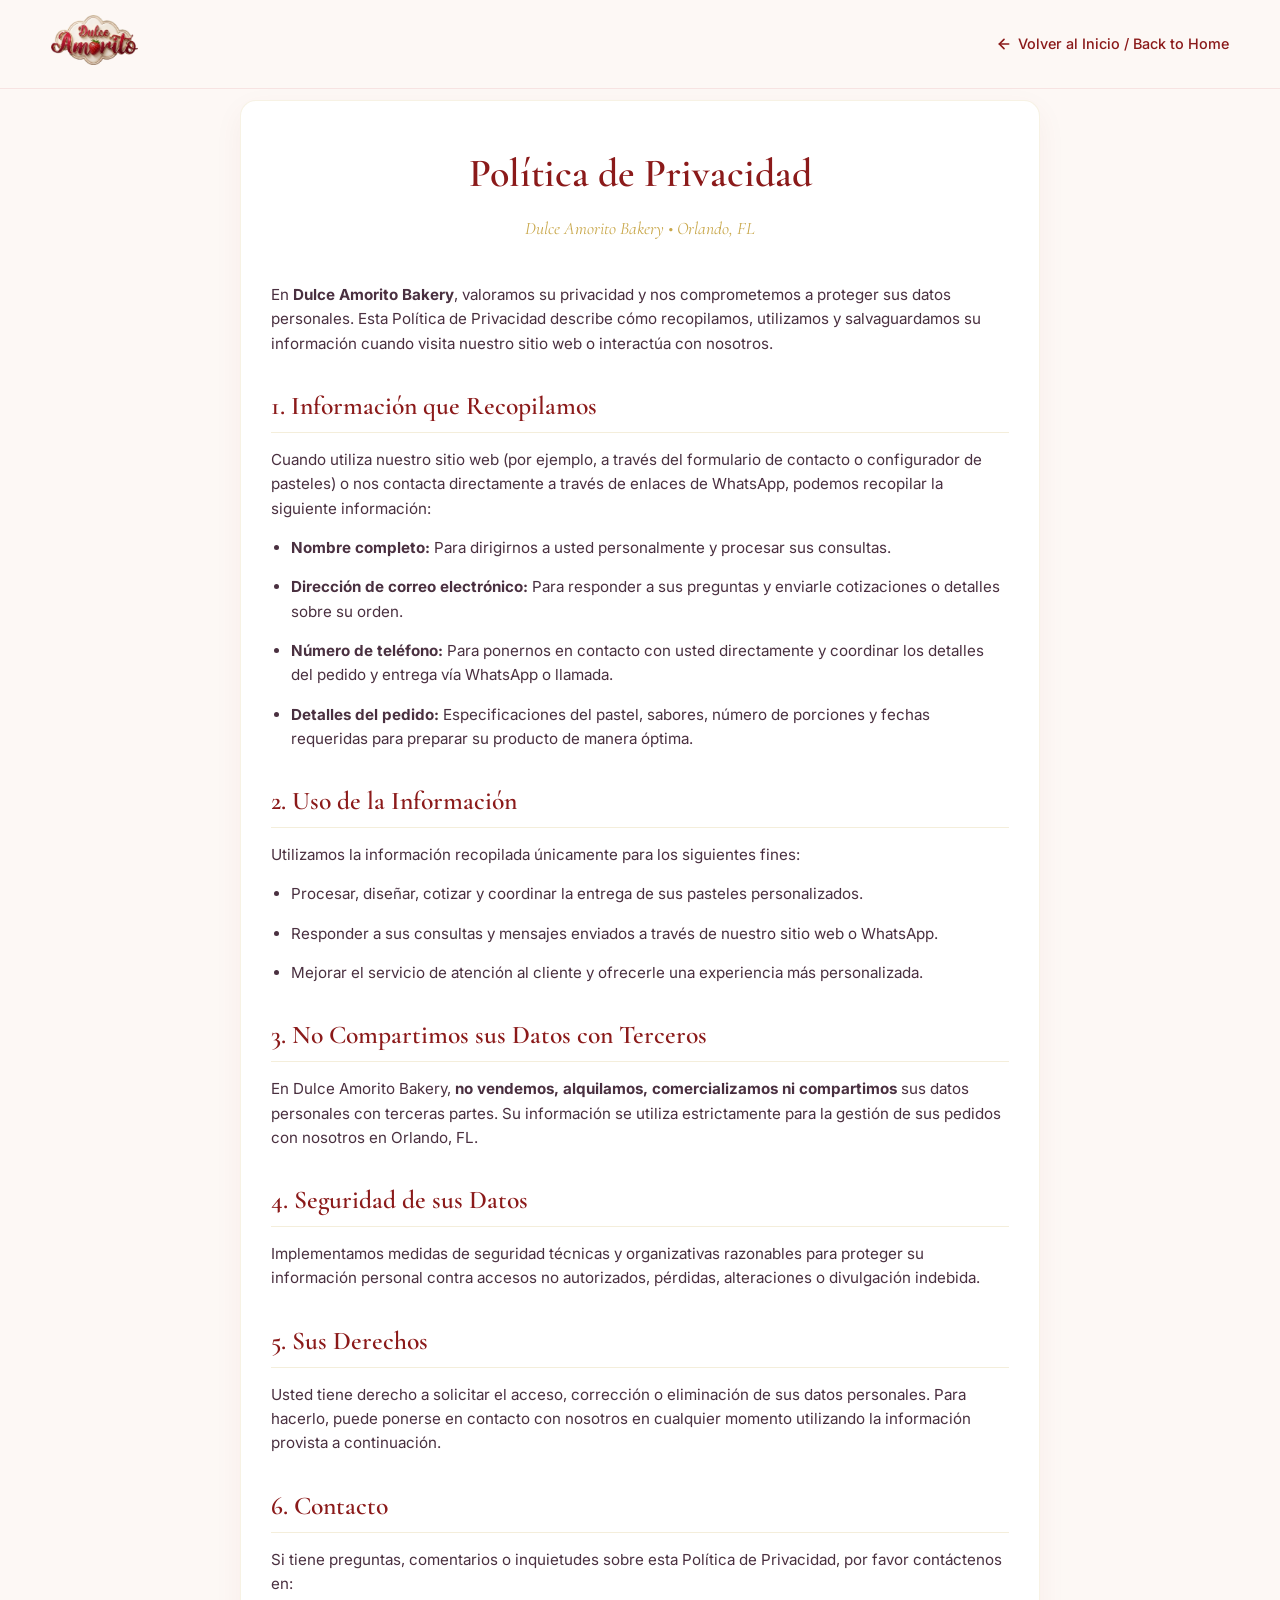
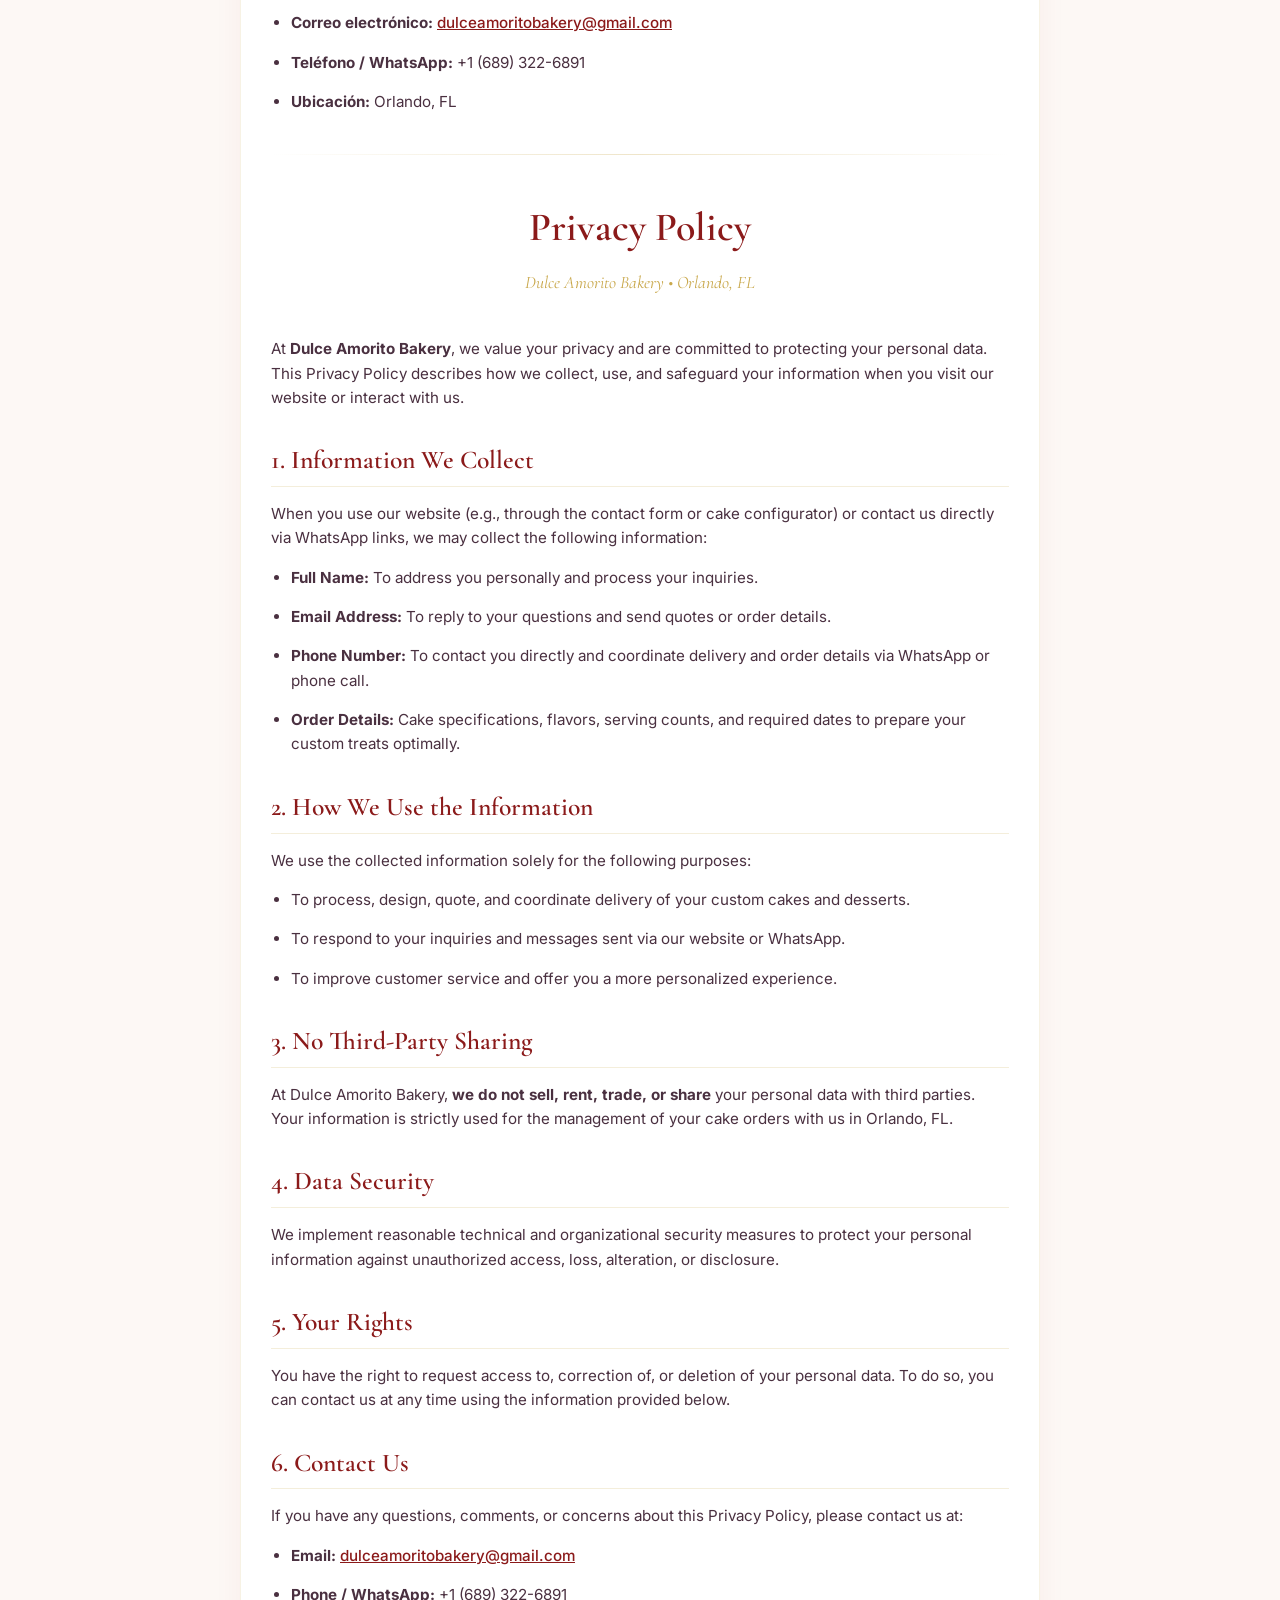
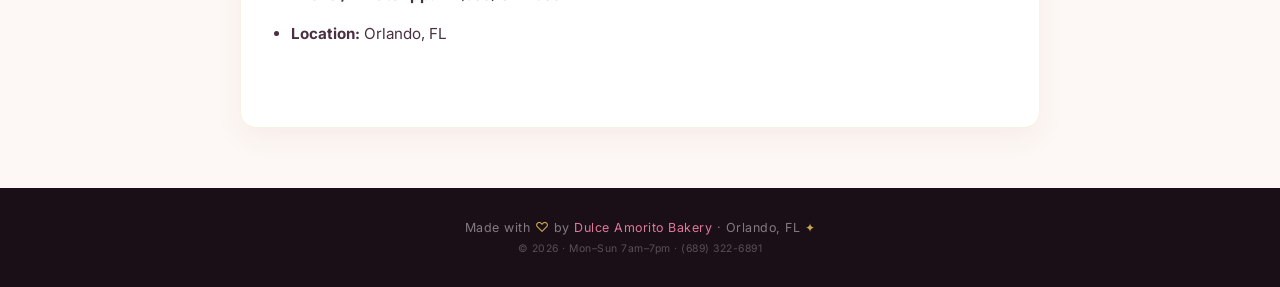
<file: privacy.html>
<!DOCTYPE html>
<html lang="es">
<head>
  <meta charset="UTF-8">
  <link rel="icon" type="image/png" href="logo.png">
  <link rel="apple-touch-icon" href="logo.png">
  <meta name="viewport" content="width=device-width, initial-scale=1.0">
  <title>Política de Privacidad | Dulce Amorito Bakery</title>
  <meta name="description" content="Política de privacidad oficial de Dulce Amorito Bakery. Información sobre cómo protegemos sus datos." />
  <link href="https://fonts.googleapis.com/css2?family=Cormorant+Garamond:ital,wght@0,300;0,400;0,600;1,400&family=Inter:wght@300;400;500;600&display=swap" rel="stylesheet" />
  <link rel="stylesheet" href="style.css" />
  <style>
    body {
      background-color: #fdf8f5; /* Cream */
      color: #4a3040; /* Text */
      font-family: 'Inter', sans-serif;
      padding-top: 100px;
      line-height: 1.6;
    }
    .privacy-container {
      max-width: 800px;
      margin: 0 auto 60px;
      padding: 40px 30px;
      background: #ffffff;
      border-radius: 16px;
      box-shadow: 0 10px 30px rgba(139, 26, 26, 0.05);
      border: 1px solid rgba(201, 168, 76, 0.15); /* light gold border */
    }
    .privacy-nav {
      position: fixed;
      top: 0;
      left: 0;
      right: 0;
      background: rgba(253, 248, 245, 0.96);
      backdrop-filter: blur(10px);
      border-bottom: 1px solid rgba(192, 38, 61, 0.1);
      padding: 15px 4%;
      display: flex;
      justify-content: space-between;
      align-items: center;
      z-index: 1000;
    }
    .privacy-logo img {
      height: 50px;
      width: auto;
    }
    .btn-back {
      color: #8B1A1A;
      text-decoration: none;
      font-weight: 500;
      font-size: 0.9rem;
      display: inline-flex;
      align-items: center;
      gap: 6px;
      transition: color 0.3s;
    }
    .btn-back:hover {
      color: #C9A84C;
    }
    h1, h2 {
      font-family: 'Cormorant Garamond', serif;
      color: #8B1A1A;
      font-weight: 600;
    }
    h1 {
      font-size: 2.5rem;
      text-align: center;
      margin-bottom: 10px;
    }
    .subtitle {
      text-align: center;
      font-style: italic;
      color: #C9A84C;
      font-size: 1.1rem;
      margin-bottom: 40px;
      font-family: 'Cormorant Garamond', serif;
    }
    h2 {
      font-size: 1.6rem;
      margin-top: 30px;
      margin-bottom: 15px;
      border-bottom: 1px solid rgba(201, 168, 76, 0.2);
      padding-bottom: 5px;
    }
    p, li {
      font-size: 0.95rem;
      margin-bottom: 15px;
      color: #4a3040;
    }
    ul {
      margin-left: 20px;
      margin-bottom: 20px;
    }
    .lang-section {
      margin-bottom: 40px;
    }
    .divider {
      height: 1px;
      background: linear-gradient(to right, transparent, rgba(201, 168, 76, 0.3), transparent);
      margin: 40px 0;
    }
    footer {
      background: #1a0f16;
      color: rgba(255, 255, 255, .45);
      text-align: center;
      padding: 1.8rem;
      font-size: .78rem;
      letter-spacing: .04em;
    }
    footer a {
      color: #C9A84C;
      text-decoration: none;
    }
  </style>
</head>
<body>

  <!-- NAV -->
  <nav class="privacy-nav">
    <div class="privacy-logo">
      <a href="index.html">
        <img src="logo.png" alt="Dulce Amorito Bakery" onerror="this.outerHTML='<span style=font-family:Cormorant Garamond,serif;font-size:1.5rem;font-weight:600;color:#2a1a22>Dulce <span style=color:#8B1A1A>Amorito</span></span>'">
      </a>
    </div>
    <a href="index.html" class="btn-back">
      <svg xmlns="http://www.w3.org/2000/svg" width="16" height="16" viewBox="0 0 24 24" fill="none" stroke="currentColor" stroke-width="2.5" stroke-linecap="round" stroke-linejoin="round"><line x1="19" y1="12" x2="5" y2="12"></line><polyline points="12 19 5 12 12 5"></polyline></svg>
      Volver al Inicio / Back to Home
    </a>
  </nav>

  <div class="privacy-container">
    
    <!-- SPANISH VERSION -->
    <div class="lang-section">
      <h1>Política de Privacidad</h1>
      <div class="subtitle">Dulce Amorito Bakery • Orlando, FL</div>
      
      <p>En <strong>Dulce Amorito Bakery</strong>, valoramos su privacidad y nos comprometemos a proteger sus datos personales. Esta Política de Privacidad describe cómo recopilamos, utilizamos y salvaguardamos su información cuando visita nuestro sitio web o interactúa con nosotros.</p>
      
      <h2>1. Información que Recopilamos</h2>
      <p>Cuando utiliza nuestro sitio web (por ejemplo, a través del formulario de contacto o configurador de pasteles) o nos contacta directamente a través de enlaces de WhatsApp, podemos recopilar la siguiente información:</p>
      <ul>
        <li><strong>Nombre completo:</strong> Para dirigirnos a usted personalmente y procesar sus consultas.</li>
        <li><strong>Dirección de correo electrónico:</strong> Para responder a sus preguntas y enviarle cotizaciones o detalles sobre su orden.</li>
        <li><strong>Número de teléfono:</strong> Para ponernos en contacto con usted directamente y coordinar los detalles del pedido y entrega vía WhatsApp o llamada.</li>
        <li><strong>Detalles del pedido:</strong> Especificaciones del pastel, sabores, número de porciones y fechas requeridas para preparar su producto de manera óptima.</li>
      </ul>
      
      <h2>2. Uso de la Información</h2>
      <p>Utilizamos la información recopilada únicamente para los siguientes fines:</p>
      <ul>
        <li>Procesar, diseñar, cotizar y coordinar la entrega de sus pasteles personalizados.</li>
        <li>Responder a sus consultas y mensajes enviados a través de nuestro sitio web o WhatsApp.</li>
        <li>Mejorar el servicio de atención al cliente y ofrecerle una experiencia más personalizada.</li>
      </ul>
      
      <h2>3. No Compartimos sus Datos con Terceros</h2>
      <p>En Dulce Amorito Bakery, <strong>no vendemos, alquilamos, comercializamos ni compartimos</strong> sus datos personales con terceras partes. Su información se utiliza estrictamente para la gestión de sus pedidos con nosotros en Orlando, FL.</p>
      
      <h2>4. Seguridad de sus Datos</h2>
      <p>Implementamos medidas de seguridad técnicas y organizativas razonables para proteger su información personal contra accesos no autorizados, pérdidas, alteraciones o divulgación indebida.</p>
      
      <h2>5. Sus Derechos</h2>
      <p>Usted tiene derecho a solicitar el acceso, corrección o eliminación de sus datos personales. Para hacerlo, puede ponerse en contacto con nosotros en cualquier momento utilizando la información provista a continuación.</p>
      
      <h2>6. Contacto</h2>
      <p>Si tiene preguntas, comentarios o inquietudes sobre esta Política de Privacidad, por favor contáctenos en:</p>
      <ul>
        <li><strong>Correo electrónico:</strong> <a href="mailto:dulceamoritobakery@gmail.com" style="color: #8B1A1A; font-weight: 500;">dulceamoritobakery@gmail.com</a></li>
        <li><strong>Teléfono / WhatsApp:</strong> +1 (689) 322-6891</li>
        <li><strong>Ubicación:</strong> Orlando, FL</li>
      </ul>
    </div>

    <div class="divider"></div>

    <!-- ENGLISH VERSION -->
    <div class="lang-section">
      <h1>Privacy Policy</h1>
      <div class="subtitle">Dulce Amorito Bakery • Orlando, FL</div>
      
      <p>At <strong>Dulce Amorito Bakery</strong>, we value your privacy and are committed to protecting your personal data. This Privacy Policy describes how we collect, use, and safeguard your information when you visit our website or interact with us.</p>
      
      <h2>1. Information We Collect</h2>
      <p>When you use our website (e.g., through the contact form or cake configurator) or contact us directly via WhatsApp links, we may collect the following information:</p>
      <ul>
        <li><strong>Full Name:</strong> To address you personally and process your inquiries.</li>
        <li><strong>Email Address:</strong> To reply to your questions and send quotes or order details.</li>
        <li><strong>Phone Number:</strong> To contact you directly and coordinate delivery and order details via WhatsApp or phone call.</li>
        <li><strong>Order Details:</strong> Cake specifications, flavors, serving counts, and required dates to prepare your custom treats optimally.</li>
      </ul>
      
      <h2>2. How We Use the Information</h2>
      <p>We use the collected information solely for the following purposes:</p>
      <ul>
        <li>To process, design, quote, and coordinate delivery of your custom cakes and desserts.</li>
        <li>To respond to your inquiries and messages sent via our website or WhatsApp.</li>
        <li>To improve customer service and offer you a more personalized experience.</li>
      </ul>
      
      <h2>3. No Third-Party Sharing</h2>
      <p>At Dulce Amorito Bakery, <strong>we do not sell, rent, trade, or share</strong> your personal data with third parties. Your information is strictly used for the management of your cake orders with us in Orlando, FL.</p>
      
      <h2>4. Data Security</h2>
      <p>We implement reasonable technical and organizational security measures to protect your personal information against unauthorized access, loss, alteration, or disclosure.</p>
      
      <h2>5. Your Rights</h2>
      <p>You have the right to request access to, correction of, or deletion of your personal data. To do so, you can contact us at any time using the information provided below.</p>
      
      <h2>6. Contact Us</h2>
      <p>If you have any questions, comments, or concerns about this Privacy Policy, please contact us at:</p>
      <ul>
        <li><strong>Email:</strong> <a href="mailto:dulceamoritobakery@gmail.com" style="color: #8B1A1A; font-weight: 500;">dulceamoritobakery@gmail.com</a></li>
        <li><strong>Phone / WhatsApp:</strong> +1 (689) 322-6891</li>
        <li><strong>Location:</strong> Orlando, FL</li>
      </ul>
    </div>

  </div>

  <!-- FOOTER -->
  <footer>
    Made with <span style="font-size:1.1em;color:#C9A84C;">♡</span> by <span>Dulce Amorito Bakery</span> · Orlando, FL <span style="color:#C9A84C;">✦</span><br />
    <small style="opacity:.6">© 2026 · Mon–Sun 7am–7pm · (689) 322-6891</small>
  </footer>

</body>
</html>
</file>
<file: style.css>
:root {
  --rose: #c0263d;
  --rose-mid: #e07898;
  --rose-light: #fce8ef;
  --gold: #c9973b;
  --gold-light: #f5e6c8;
  --cream: #fdf8f5;
  --dark: #2a1a22;
  --mid: #6b4559;
  --text: #4a3040;
  --shadow: rgba(192, 38, 61, 0.12);
  --green: #25D366
}

*,
*::before,
*::after {
  box-sizing: border-box;
  margin: 0;
  padding: 0
}

html {
  scroll-behavior: smooth
}

body {
  font-family: 'Inter', sans-serif;
  background: var(--cream);
  color: var(--text);
  overflow-x: hidden
}

/* NAV */
nav {
  position: fixed;
  top: 0;
  left: 0;
  right: 0;
  z-index: 999;
  display: flex;
  align-items: center;
  justify-content: space-between;
  padding: .9rem 4%;
  background: rgba(253, 248, 245, .92);
  backdrop-filter: blur(16px);
  border-bottom: 1px solid rgba(192, 38, 61, .1);
  transition: box-shadow .3s, transform 1s cubic-bezier(0.25, 1, 0.5, 1)
}

nav.scrolled {
  box-shadow: 0 4px 24px var(--shadow)
}

nav.nav-hidden {
  transform: translateX(100%)
}

.nav-logo img {
  height: 72px;
  width: auto;
  object-fit: contain
}

@keyframes floatLogo {

  0%,
  100% {
    transform: translateY(0) rotate(-0.5deg)
  }

  50% {
    transform: translateY(-10px) rotate(0.5deg)
  }
}

.nav-links {
  display: flex;
  gap: 1.8rem;
  list-style: none
}

.nav-links a {
  text-decoration: none;
  color: var(--text);
  font-size: .82rem;
  font-weight: 500;
  letter-spacing: .08em;
  text-transform: uppercase;
  transition: color .25s
}

.nav-links a:hover {
  color: var(--rose)
}

.nav-cta {
  background: var(--rose);
  color: #fff;
  border: none;
  padding: .55rem 1.3rem;
  border-radius: 50px;
  font-size: .8rem;
  font-weight: 600;
  letter-spacing: .06em;
  text-transform: uppercase;
  cursor: pointer;
  text-decoration: none;
  transition: all .2s;
  box-shadow: 0 4px 14px rgba(192, 38, 61, .3)
}

.nav-cta:hover {
  transform: translateY(-2px);
  box-shadow: 0 8px 20px rgba(192, 38, 61, .4)
}

.menu-toggle {
  display: none;
  background: none;
  border: none;
  font-size: 1.5rem;
  cursor: pointer;
  color: var(--dark)
}

/* HERO */
#hero {
  min-height: 100vh;
  display: flex;
  flex-direction: column;
  justify-content: space-between;
  align-items: center;
  padding: 0 6% 2rem;
  position: relative;
  overflow: hidden;
  background: linear-gradient(135deg, var(--cream) 0%, #fff5f8 50%, var(--cream) 100%)
}

.hero-blob {
  position: absolute;
  border-radius: 50%;
  filter: blur(80px);
  pointer-events: none;
  z-index: 0
}

.blob1 {
  width: 500px;
  height: 500px;
  background: rgba(224, 120, 152, .2);
  top: -100px;
  right: -100px
}

.blob2 {
  width: 300px;
  height: 300px;
  background: rgba(245, 230, 200, .35);
  bottom: 50px;
  left: -50px
}

.hero-text {
  position: relative;
  z-index: 1
}

.hero-badge {
  display: inline-flex;
  align-items: center;
  gap: .5rem;
  background: var(--gold-light);
  color: var(--gold);
  border: 1px solid rgba(201, 151, 59, .3);
  border-radius: 50px;
  padding: .35rem 1rem;
  font-size: .75rem;
  font-weight: 600;
  letter-spacing: .1em;
  text-transform: uppercase;
  margin-bottom: 1.2rem
}

.hero-title {
  font-family: 'Cormorant Garamond', serif;
  font-size: clamp(2.8rem, 5vw, 5rem);
  font-weight: 300;
  line-height: 1.08;
  color: var(--dark);
  margin-bottom: 1.2rem
}

.hero-title em {
  font-style: italic;
  color: var(--rose)
}

.hero-sub {
  font-size: 1rem;
  color: var(--mid);
  line-height: 1.75;
  max-width: 460px;
  margin-bottom: 2rem;
  font-weight: 300
}

.hero-btns {
  display: flex;
  gap: 1rem;
  flex-wrap: wrap;
  justify-content: center
}

.btn-primary {
  background: #8B1A1A;
  color: #fff;
  border: 2px solid #C9A84C;
  padding: .85rem 2rem;
  border-radius: 50px;
  font-size: .9rem;
  font-weight: 600;
  cursor: pointer;
  box-shadow: 0 6px 20px rgba(139, 26, 26, 0.35);
  transition: all .25s;
  text-decoration: none;
  display: inline-flex;
  align-items: center;
  gap: .5rem;
  position: relative;
  overflow: hidden;
}

.btn-primary::after {
  content: '';
  position: absolute;
  top: 0;
  left: -100%;
  width: 50%;
  height: 100%;
  background: linear-gradient(to right, rgba(201, 168, 76, 0) 0%, rgba(201, 168, 76, 0.4) 50%, rgba(201, 168, 76, 0) 100%);
  transform: skewX(-25deg);
  transition: all 0.6s ease;
}

.btn-primary:hover::after {
  left: 150%;
}

.btn-primary:hover {
  transform: translateY(-3px);
  box-shadow: 0 12px 28px rgba(139, 26, 26, 0.45);
}

.btn-outline {
  background: rgba(0, 0, 0, 0.4);
  backdrop-filter: blur(4px);
  color: #C9A84C;
  border: 2px solid #C9A84C;
  padding: .85rem 2rem;
  border-radius: 50px;
  font-size: .9rem;
  font-weight: 600;
  cursor: pointer;
  transition: all .3s ease;
  text-decoration: none;
  display: inline-flex;
  align-items: center;
  gap: .5rem;
  text-shadow: 0 1px 3px rgba(0, 0, 0, 0.8);
}

.btn-outline:hover {
  background: rgba(201, 168, 76, 0.15);
  transform: translateY(-3px);
  box-shadow: 0 6px 20px rgba(201, 168, 76, 0.2);
}

/* ── HERO TEXT ANIMATION ── */
.hero-title-anim {
  font-family: 'Cormorant Garamond', serif;
  font-size: clamp(3.2rem, 8vw, 5.5rem);
  line-height: 1.1;
  margin-bottom: 1.2rem;
  color: #fff;
  text-shadow: 0 4px 30px rgba(0, 0, 0, 0.6);
}

.anim-word {
  display: inline-block;
  opacity: 0;
  transform: translateY(20px);
  animation: wordFadeUp 0.8s cubic-bezier(0.2, 0.8, 0.2, 1) forwards;
  animation-delay: var(--delay);
}

@keyframes wordFadeUp {
  to {
    opacity: 1;
    transform: translateY(0);
  }
}

.hero-stats {
  display: flex;
  gap: 2.5rem;
  margin-top: 2.5rem;
  justify-content: center
}

.stat-num {
  display: block;
  font-family: 'Cormorant Garamond', serif;
  font-size: 2.2rem;
  font-weight: 600;
  color: var(--rose)
}

.stat-label {
  font-size: .72rem;
  color: var(--mid);
  letter-spacing: .08em;
  text-transform: uppercase
}

.hero-img {
  position: relative;
  z-index: 1;
  display: flex;
  justify-content: center;
  align-items: center
}

.hero-img-ring {
  width: clamp(300px, 38vw, 480px);
  height: clamp(300px, 38vw, 480px);
  border-radius: 60% 40% 55% 45%/50% 60% 40% 50%;
  background: linear-gradient(145deg, var(--rose-light), var(--gold-light));
  display: flex;
  align-items: center;
  justify-content: center;
  animation: morph 8s ease-in-out infinite;
  box-shadow: 0 24px 60px var(--shadow)
}

@keyframes morph {

  0%,
  100% {
    border-radius: 60% 40% 55% 45%/50% 60% 40% 50%
  }

  33% {
    border-radius: 40% 60% 45% 55%/60% 40% 60% 40%
  }

  66% {
    border-radius: 55% 45% 60% 40%/40% 55% 45% 60%
  }
}

.hero-img-ring img {
  width: 88%;
  height: 88%;
  object-fit: cover;
  border-radius: inherit
}

/* SHARED SECTION */
section {
  padding: 5rem 6%
}

.section-tag {
  font-size: .72rem;
  letter-spacing: .14em;
  text-transform: uppercase;
  color: var(--gold);
  font-weight: 700;
  margin-bottom: .5rem
}

.section-title {
  font-family: 'Cormorant Garamond', serif;
  font-size: clamp(1.8rem, 3.5vw, 3rem);
  font-weight: 300;
  color: var(--dark);
  line-height: 1.15;
  margin-bottom: .7rem
}

.section-title em {
  font-style: italic;
  color: var(--rose)
}

.section-sub {
  color: var(--mid);
  font-weight: 300;
  line-height: 1.7;
  max-width: 540px
}

.section-header {
  text-align: center;
  margin-bottom: 3rem
}

.section-header .section-sub {
  margin: 0 auto
}

/* CATALOG */
#catalog {
  background: #fff
}

.catalog-tabs {
  display: flex;
  justify-content: center;
  gap: .6rem;
  flex-wrap: wrap;
  margin-bottom: 2.5rem
}

.tab-btn {
  background: rgba(255, 255, 255, 0.9);
  border: 2px solid rgba(192, 38, 61, .15);
  color: var(--rose);
  padding: .7rem 1.8rem;
  border-radius: 50px;
  font-size: .95rem;
  font-weight: 700;
  cursor: pointer;
  transition: all .25s;
  letter-spacing: .04em;
  box-shadow: 0 4px 15px rgba(192, 38, 61, 0.1);
  position: relative;
  overflow: hidden;
}

.tab-btn::after {
  content: '';
  position: absolute;
  bottom: 0;
  left: -100%;
  width: 100%;
  height: 3px;
  background: #C9A84C;
  transition: left 0.4s ease;
}

.tab-btn:hover::after {
  left: 0;
}

.tab-btn:hover {
  transform: translateY(-2px);
  box-shadow: 0 8px 24px rgba(192, 38, 61, 0.2);
}

.tab-btn.active {
  background: #8B1A1A;
  color: #fff;
  border-color: #8B1A1A;
  box-shadow: 0 8px 24px rgba(192, 38, 61, 0.35);
  transform: translateY(-2px);
}

.tab-btn.active::after {
  display: none;
}

.catalog-grid {
  display: grid;
  grid-template-columns: repeat(auto-fill, minmax(260px, 1fr));
  gap: 1.4rem
}

.product-card {
  background: var(--cream);
  border-radius: 20px;
  overflow: hidden;
  box-shadow: 0 4px 20px var(--shadow);
  transition: all .3s ease;
  cursor: pointer;
  border: 1px solid rgba(192, 38, 61, .08);
}

.product-card:hover {
  transform: translateY(-8px);
  box-shadow: 0 16px 40px rgba(0, 0, 0, 0.15);
  border-color: #C9A84C;
}

.card-img {
  height: 200px;
  display: flex;
  align-items: center;
  justify-content: center;
  font-size: 5rem;
  background: linear-gradient(135deg, var(--rose-light), var(--gold-light));
  position: relative;
}

.card-img::after {
  content: '✦';
  position: absolute;
  inset: 0;
  background: rgba(224, 120, 152, 0.25);
  backdrop-filter: blur(2px);
  color: #fff;
  font-size: 3rem;
  display: flex;
  align-items: center;
  justify-content: center;
  opacity: 0;
  transition: opacity 0.3s ease;
  pointer-events: none;
}

.product-card:hover .card-img::after {
  opacity: 1;
}

.card-badge {
  position: absolute;
  top: 12px;
  right: 12px;
  background: #C9A84C;
  color: #1a1a1a;
  font-size: .68rem;
  font-weight: 700;
  padding: .35rem .8rem;
  border-radius: 50px;
  letter-spacing: .06em;
  text-transform: uppercase;
  overflow: hidden;
}

.card-badge::before {
  content: "✦ ";
}

.card-badge::after {
  content: '';
  position: absolute;
  top: 0;
  left: -100%;
  width: 50%;
  height: 100%;
  background: linear-gradient(90deg, transparent, rgba(255, 255, 255, 0.6), transparent);
  animation: shimmerBadge 3s infinite;
}

@keyframes shimmerBadge {
  0% {
    left: -100%;
  }

  20% {
    left: 200%;
  }

  100% {
    left: 200%;
  }
}

.card-body {
  padding: 1.2rem
}

.card-name {
  font-family: 'Cormorant Garamond', serif;
  font-size: 1.2rem;
  font-weight: 600;
  color: var(--dark);
  margin-bottom: .3rem
}

.card-desc {
  font-size: .8rem;
  color: var(--mid);
  line-height: 1.6;
  margin-bottom: 1rem
}

.card-footer {
  display: flex;
  align-items: center;
  justify-content: space-between
}

.card-price {
  font-size: 1.1rem;
  font-weight: 700;
  color: #C9A84C;
}

.card-price span {
  font-size: .72rem;
  color: var(--mid);
  font-weight: 400
}

.btn-add {
  background: var(--rose);
  color: #fff;
  border: none;
  padding: .5rem 1.1rem;
  border-radius: 50px;
  font-size: .8rem;
  font-weight: 600;
  cursor: pointer;
  transition: all .2s;
  position: relative;
  overflow: hidden;
}

.btn-add::after {
  content: '';
  position: absolute;
  top: 0;
  left: -100%;
  width: 50%;
  height: 100%;
  background: linear-gradient(90deg, transparent, rgba(201, 168, 76, 0.5), transparent);
  transition: none;
}

.btn-add:hover {
  background: #8B1A1A;
  transform: scale(1.05);
}

.btn-add:hover::after {
  animation: shimmerBtn 0.8s forwards;
}

@keyframes shimmerBtn {
  100% {
    left: 200%;
  }
}

/* SIZE SELECTOR on cards */
.size-select {
  width: 100%;
  padding: .45rem .8rem;
  border: 1.5px solid rgba(192, 38, 61, .2);
  border-radius: 10px;
  font-family: inherit;
  font-size: .82rem;
  color: var(--text);
  background: var(--cream);
  margin-bottom: .8rem;
  cursor: pointer
}

/* CONFIGURATOR */
#configurator {
  background: linear-gradient(160deg, var(--rose-light) 0%, var(--gold-light) 100%);
  position: relative
}

#configurator .section-title {
  color: #fff
}

#configurator .section-sub {
  color: rgba(255, 255, 255, .85)
}

.config-wrapper {
  max-width: 1100px;
  margin: 0 auto
}

.config-layout {
  display: grid;
  grid-template-columns: 1fr 1fr;
  gap: 3rem;
  align-items: start;
  margin-top: 2rem
}

.config-steps {
  display: flex;
  flex-direction: column;
  gap: 1.2rem
}

.config-step {
  background: rgba(255, 255, 255, .85);
  backdrop-filter: blur(10px);
  border: 1.5px solid rgba(192, 38, 61, .15);
  border-radius: 18px;
  padding: 1.3rem 1.5rem;
  transition: all .3s
}

.config-step.active {
  border-color: var(--rose);
  box-shadow: 0 6px 28px rgba(192, 38, 61, .15)
}

.step-hd {
  display: flex;
  align-items: center;
  gap: .8rem;
  cursor: pointer;
  user-select: none
}

.step-num {
  width: 30px;
  height: 30px;
  border-radius: 50%;
  background: var(--rose-light);
  color: var(--rose);
  display: flex;
  align-items: center;
  justify-content: center;
  font-size: .78rem;
  font-weight: 700;
  flex-shrink: 0;
  transition: all .3s
}

.config-step.active .step-num,
.config-step.done .step-num {
  background: var(--rose);
  color: #fff
}

.step-label {
  font-size: .92rem;
  font-weight: 600;
  color: var(--dark)
}

.step-val {
  margin-left: auto;
  font-size: .78rem;
  color: var(--mid)
}

.step-opts {
  display: none;
  flex-wrap: wrap;
  gap: .6rem;
  margin-top: 1rem
}

.config-step.active .step-opts {
  display: flex
}

.chip {
  background: var(--cream);
  border: 1.5px solid rgba(192, 38, 61, .2);
  border-radius: 50px;
  padding: .5rem 1rem;
  font-size: .82rem;
  font-weight: 500;
  cursor: pointer;
  transition: all .2s;
  white-space: nowrap
}

.chip:hover {
  border-color: #C9A84C;
  background: #fff5f8;
}

.chip.sel {
  background: #8B1A1A;
  color: #fff;
  border-color: #C9A84C;
}

.color-dot {
  width: 38px;
  height: 38px;
  border-radius: 50%;
  border: 3px solid transparent;
  cursor: pointer;
  transition: all .2s;
  box-shadow: 0 2px 8px rgba(0, 0, 0, .15)
}

.color-dot.sel {
  border-color: var(--dark);
  transform: scale(1.2)
}

/* PREVIEW PANEL */
.preview-panel {
  position: sticky;
  top: 90px;
  background: rgba(255, 255, 255, .92);
  backdrop-filter: blur(16px);
  border-radius: 24px;
  padding: 2rem;
  box-shadow: 0 20px 60px rgba(192, 38, 61, .15);
  border: 1.5px solid rgba(192, 38, 61, .12)
}

.preview-title {
  font-family: 'Cormorant Garamond', serif;
  font-size: 1.1rem;
  color: var(--mid);
  text-align: center;
  margin-bottom: 1.2rem
}

.cake-display {
  text-align: center;
  margin-bottom: 1.2rem;
  min-height: 220px;
  display: flex;
  align-items: center;
  justify-content: center;
  border-bottom: 1px solid #C9A84C;
  border-radius: 12px 12px 0 0;
  background:
    url("data:image/svg+xml,%3Csvg width='40' height='40' viewBox='0 0 40 40' xmlns='http://www.w3.org/2000/svg'%3E%3Cpath d='M20 5 L21 19 L35 20 L21 21 L20 35 L19 21 L5 20 L19 19 Z' fill='%23C9A84C' fill-opacity='0.15'/%3E%3Ccircle cx='10' cy='30' r='1' fill='%23C9A84C' fill-opacity='0.2'/%3E%3Ccircle cx='30' cy='10' r='1.5' fill='%23C9A84C' fill-opacity='0.3'/%3E%3C/svg%3E"),
    radial-gradient(circle at center, #ffffff 0%, #FDF0F0 100%);
}

@keyframes float {

  0%,
  100% {
    transform: translateY(0)
  }

  50% {
    transform: translateY(-8px)
  }
}

.summary-rows {
  background: var(--cream);
  border-radius: 14px;
  padding: 1rem 1.2rem;
  margin-bottom: 1.2rem;
  display: flex;
  flex-direction: column;
  gap: .45rem
}

.sum-row {
  display: flex;
  justify-content: space-between;
  font-size: .82rem
}

.sum-k {
  color: var(--mid)
}

.sum-v {
  color: var(--dark);
  font-weight: 600
}

.sum-total {
  font-size: 1.1rem;
  font-weight: 700;
  color: var(--rose);
  border-top: 1px solid rgba(192, 38, 61, .15);
  padding-top: .6rem;
  margin-top: .2rem
}

.btn-wa {
  width: 100%;
  background: #25D366;
  color: #fff;
  border: none;
  padding: 1rem;
  border-radius: 50px;
  font-size: .95rem;
  font-weight: 700;
  cursor: pointer;
  display: flex;
  align-items: center;
  justify-content: center;
  gap: .6rem;
  transition: all .25s;
  box-shadow: 0 6px 20px rgba(37, 211, 102, .35)
}

.btn-wa:hover {
  transform: translateY(-2px);
  box-shadow: 0 12px 28px rgba(37, 211, 102, .45)
}

.btn-wa-note {
  text-align: center;
  font-size: .7rem;
  color: var(--mid);
  margin-top: .5rem
}

/* CART FLOATING (Moved to Premium Floating Buttons Section at bottom) */

#cart-count {
  position: absolute;
  top: -4px;
  right: -4px;
  background: var(--gold);
  color: #fff;
  width: 20px;
  height: 20px;
  border-radius: 50%;
  font-size: .68rem;
  font-weight: 700;
  display: flex;
  align-items: center;
  justify-content: center
}

#cart-count.hidden {
  display: none
}

/* CART DRAWER */
#cart-drawer {
  position: fixed;
  right: -420px;
  top: 0;
  width: 400px;
  max-width: 95vw;
  height: 100vh;
  background: #fff;
  z-index: 1000;
  box-shadow: -8px 0 40px rgba(0, 0, 0, .15);
  transition: right .35s cubic-bezier(.4, 0, .2, 1);
  display: flex;
  flex-direction: column
}

#cart-drawer.open {
  right: 0
}

.cart-hd {
  display: flex;
  align-items: center;
  justify-content: space-between;
  padding: 1.5rem 1.5rem 1rem;
  border-bottom: 1px solid var(--rose-light)
}

.cart-hd h3 {
  font-family: 'Cormorant Garamond', serif;
  font-size: 1.4rem;
  color: var(--dark)
}

.cart-close {
  background: rgba(139, 26, 26, 0.08);
  border: 2px solid #8B1A1A;
  color: #8B1A1A;
  width: 44px;
  height: 44px;
  border-radius: 50%;
  font-size: 1.2rem;
  font-weight: 700;
  cursor: pointer;
  display: flex;
  align-items: center;
  justify-content: center;
  transition: all 0.3s cubic-bezier(0.25, 0.8, 0.25, 1);
  line-height: 1;
  flex-shrink: 0;
}

.cart-close:hover {
  background: #8B1A1A;
  color: #fff;
  transform: scale(1.1) rotate(90deg);
}

.cart-close:active {
  transform: scale(0.9) rotate(90deg);
}

.cart-items {
  flex: 1;
  overflow-y: auto;
  padding: 1rem 1.5rem
}

.cart-item {
  display: flex;
  align-items: flex-start;
  gap: 1rem;
  padding: .9rem 0;
  border-bottom: 1px solid var(--rose-light)
}

.cart-item-icon {
  font-size: 2rem;
  flex-shrink: 0
}

.cart-item-info {
  flex: 1
}

.cart-item-name {
  font-weight: 600;
  font-size: .9rem;
  color: var(--dark)
}

.cart-item-detail {
  font-size: .75rem;
  color: var(--mid);
  margin-top: .15rem
}

.cart-item-price {
  font-weight: 700;
  color: var(--rose);
  font-size: .95rem
}

.cart-item-del {
  background: none;
  border: none;
  color: var(--mid);
  cursor: pointer;
  font-size: 1rem;
  padding: .2rem
}

.cart-item-del:hover {
  color: var(--rose)
}

.cart-empty {
  text-align: center;
  padding: 3rem 1rem;
  color: var(--mid)
}

.cart-empty span {
  font-size: 3rem;
  display: block;
  margin-bottom: .8rem
}

.cart-footer {
  padding: 1.2rem 1.5rem;
  border-top: 1px solid var(--rose-light)
}

.cart-total-row {
  display: flex;
  justify-content: space-between;
  align-items: center;
  margin-bottom: 1rem
}

.cart-total-row span:first-child {
  font-size: .9rem;
  color: var(--mid)
}

.cart-total-amt {
  font-size: 1.3rem;
  font-weight: 700;
  color: var(--rose)
}

.btn-checkout {
  width: 100%;
  background: #25D366;
  color: #fff;
  border: none;
  padding: .95rem;
  border-radius: 50px;
  font-size: .95rem;
  font-weight: 700;
  cursor: pointer;
  display: flex;
  align-items: center;
  justify-content: center;
  gap: .6rem;
  box-shadow: 0 4px 16px rgba(37, 211, 102, .35);
  transition: all .25s
}

.btn-checkout:hover {
  transform: translateY(-2px)
}

.btn-clear {
  width: 100%;
  background: none;
  border: 1px solid rgba(192, 38, 61, .2);
  color: var(--mid);
  padding: .6rem;
  border-radius: 50px;
  font-size: .78rem;
  cursor: pointer;
  margin-top: .6rem;
  transition: all .2s
}

.btn-clear:hover {
  border-color: var(--rose);
  color: var(--rose)
}

.overlay {
  position: fixed;
  inset: 0;
  background: rgba(0, 0, 0, .35);
  z-index: 999;
  opacity: 0;
  pointer-events: none;
  transition: opacity .35s
}

.overlay.show {
  opacity: 1;
  pointer-events: all
}

/* ABOUT */
#about {
  background: var(--cream);
  display: grid;
  grid-template-columns: 1fr 1fr;
  gap: 4rem;
  align-items: center
}

.about-feats {
  display: flex;
  flex-direction: column;
  gap: .9rem;
  margin-top: 1.8rem
}

.feat {
  display: flex;
  gap: 1rem;
  align-items: flex-start;
  background: #fff;
  border-radius: 14px;
  padding: 1rem 1.2rem;
  border-left: 3px solid var(--rose);
  transition: transform .2s
}

.feat:hover {
  transform: translateX(4px)
}

.feat-icon {
  font-size: 1.4rem;
  flex-shrink: 0
}

.feat-title {
  font-weight: 600;
  font-size: .88rem;
  color: var(--dark);
  margin-bottom: .15rem
}

.feat-desc {
  font-size: .78rem;
  color: var(--mid);
  line-height: 1.6
}

.about-visual {
  display: grid;
  grid-template-columns: 1fr 1fr;
  gap: 1rem
}

.about-visual .av-card {
  border-radius: 18px;
  overflow: hidden;
  background: linear-gradient(135deg, var(--rose-light), var(--gold-light));
  display: flex;
  align-items: center;
  justify-content: center;
  font-size: 5rem;
  aspect-ratio: 3/4;
  box-shadow: 0 8px 28px var(--shadow);
  transition: transform .3s
}

.about-visual .av-card:hover {
  transform: scale(1.02)
}

.about-visual .av-card:first-child {
  margin-top: 2rem
}

/* TESTIMONIALS */
#testimonials {
  background: #fff
}

.testi-grid {
  display: grid;
  grid-template-columns: repeat(auto-fill, minmax(280px, 1fr));
  gap: 1.4rem;
  margin-top: 2.5rem
}

.testi-card {
  background: var(--cream);
  border-radius: 20px;
  padding: 1.6rem;
  border: 1px solid rgba(192, 38, 61, .1);
  box-shadow: 0 4px 16px var(--shadow);
  opacity: 0;
  transform: translateY(40px);
  transition: opacity 0.6s cubic-bezier(0.2, 0.8, 0.2, 1), transform 0.6s cubic-bezier(0.2, 0.8, 0.2, 1), box-shadow 0.3s ease;
}

.testi-card.show {
  opacity: 1;
  transform: translateY(0);
}

.testi-card.show:hover {
  transform: translateY(-8px);
  box-shadow: 0 16px 40px rgba(0, 0, 0, 0.1);
  transition-delay: 0s !important;
}

.stars {
  color: var(--gold);
  font-size: .95rem;
  margin-bottom: .7rem
}

.testi-text {
  font-size: .88rem;
  line-height: 1.7;
  color: var(--text);
  font-style: italic;
  margin-bottom: 1rem
}

.testi-author {
  display: flex;
  align-items: center;
  gap: .8rem
}

.testi-avatar {
  width: 40px;
  height: 40px;
  border-radius: 50%;
  display: flex;
  align-items: center;
  justify-content: center;
  font-weight: 700;
  font-size: .95rem;
  color: #fff
}

.testi-name {
  font-weight: 600;
  font-size: .85rem;
  color: var(--dark)
}

.testi-loc {
  font-size: .72rem;
  color: var(--mid)
}

/* CONTACT */
#contact {
  background: var(--dark);
  display: grid;
  grid-template-columns: 1fr 1fr;
  gap: 4rem;
  align-items: center
}

#contact .section-tag {
  color: var(--gold)
}

#contact .section-title {
  color: #fff
}

#contact .section-sub {
  color: rgba(255, 255, 255, .6)
}

.contact-items {
  margin-top: 1.8rem;
  display: flex;
  flex-direction: column;
  gap: .9rem
}

.c-item {
  display: flex;
  align-items: center;
  gap: 1rem;
  color: rgba(255, 255, 255, .8);
  font-size: .88rem
}

.c-icon {
  width: 42px;
  height: 42px;
  border-radius: 12px;
  background: rgba(192, 38, 61, .15);
  border: 1px solid rgba(192, 38, 61, .25);
  display: flex;
  align-items: center;
  justify-content: center;
  font-size: 1.1rem;
  flex-shrink: 0
}

.c-item a {
  color: rgba(255, 255, 255, .8);
  text-decoration: none;
  transition: color .2s
}

.c-item a:hover {
  color: var(--rose-mid)
}

.contact-form {
  background: #311f28;
  border: 1px solid rgba(192, 38, 61, .3);
  border-radius: 20px;
  padding: 2rem;
  box-shadow: 0 10px 30px rgba(0, 0, 0, 0.25)
}

.form-group {
  margin-bottom: 1.1rem
}

.form-group label {
  display: block;
  font-size: .75rem;
  color: rgba(255, 255, 255, .7);
  letter-spacing: .08em;
  text-transform: uppercase;
  margin-bottom: .4rem;
  font-weight: 500
}

.form-group input,
.form-group textarea,
.form-group select {
  width: 100%;
  background: #23151c;
  border: 1px solid rgba(192, 38, 61, .35);
  border-radius: 10px;
  padding: .7rem 1rem;
  color: #fff;
  font-family: inherit;
  font-size: .88rem;
  transition: border-color .2s;
  appearance: none;
  -webkit-appearance: none;
}

.form-group select {
  background-image: url("data:image/svg+xml,%3Csvg xmlns='http://www.w3.org/2000/svg' width='12' height='12' fill='%23c9973b' viewBox='0 0 16 16'%3E%3Cpath d='M7.247 11.14 2.451 5.658C1.885 5.013 2.345 4 3.204 4h9.592a1 1 0 0 1 .753 1.659l-4.796 5.48a1 1 0 0 1-1.506 0z'/%3E%3C/svg%3E");
  background-repeat: no-repeat;
  background-position: right 1rem center;
  padding-right: 2.5rem;
}

.form-group select option {
  background: #23151c;
  color: #fff;
}

.form-group input[type="date"] {
  color-scheme: dark;
}

.form-group input:focus,
.form-group textarea:focus {
  outline: none;
  border-color: var(--rose-mid)
}

.form-group textarea {
  min-height: 85px;
  resize: none
}

.form-group input::placeholder,
.form-group textarea::placeholder {
  color: rgba(255, 255, 255, .25)
}

.btn-submit {
  width: 100%;
  background: linear-gradient(135deg, var(--rose), var(--rose-mid));
  color: #fff;
  border: none;
  padding: .9rem;
  border-radius: 50px;
  font-size: .9rem;
  font-weight: 600;
  cursor: pointer;
  transition: all .25s;
  box-shadow: 0 6px 20px rgba(192, 38, 61, .35)
}

.btn-submit:hover {
  transform: translateY(-2px)
}

/* FOOTER */
footer {
  background: #1a0f16;
  color: rgba(255, 255, 255, .45);
  text-align: center;
  padding: 1.8rem;
  font-size: .78rem;
  letter-spacing: .04em
}

footer span {
  color: var(--rose-mid)
}

/* ── PREMIUM FLOATING BUTTONS ── */
.floating-btn {
  position: fixed;
  right: 20px;
  width: 56px;
  height: 56px;
  min-width: 56px;
  min-height: 56px;
  border-radius: 50%;
  border: 2px solid #C9A84C;
  color: #fff;
  font-size: 1.5rem;
  cursor: pointer;
  display: flex;
  align-items: center;
  justify-content: center;
  text-decoration: none;
  transition: all 0.3s cubic-bezier(0.25, 0.8, 0.25, 1);
  animation:
    bounceInBottom 0.8s cubic-bezier(0.175, 0.885, 0.32, 1.275) forwards,
    premiumPulse 3s infinite 1s;
  transform-origin: center;
}

#wa-float {
  bottom: 100px;
  z-index: 997;
  width: 84px;
  height: 84px;
  min-width: 84px;
  min-height: 84px;
  background: #ffffff;
  border: 2px solid #C9A84C;
  box-shadow: 0 8px 24px rgba(201, 168, 76, 0.2);
  display: flex;
  align-items: center;
  justify-content: center;
  overflow: visible;
  animation:
    bounceInBottom 0.8s cubic-bezier(0.175, 0.885, 0.32, 1.275) forwards,
    waPulse 3s infinite 1s;
}

#wa-float:hover {
  transform: translateY(-4px) scale(1.05);
  box-shadow: 0 12px 30px rgba(201, 168, 76, 0.35);
}

.wa-text-ring {
  position: absolute;
  top: 0;
  left: 0;
  width: 100%;
  height: 100%;
  animation: rotateTextRing 20s linear infinite;
  transform-origin: center;
  pointer-events: none;
}

.wa-icon-center {
  position: absolute;
  top: 50%;
  left: 50%;
  transform: translate(-50%, -50%);
  width: 48px;
  height: 48px;
  border-radius: 50%;
  background: #25D366;
  display: flex;
  align-items: center;
  justify-content: center;
  color: #fff;
  box-shadow: 0 4px 12px rgba(37, 211, 102, 0.3);
  z-index: 2;
  transition: transform 0.3s cubic-bezier(0.25, 0.8, 0.25, 1);
}

#wa-float:hover .wa-icon-center {
  transform: translate(-50%, -50%) scale(1.1);
}

@keyframes rotateTextRing {
  from {
    transform: rotate(0deg);
  }
  to {
    transform: rotate(360deg);
  }
}

@keyframes waPulse {
  0% {
    box-shadow:
      0 8px 24px rgba(201, 168, 76, 0.2),
      0 0 0 0 rgba(201, 168, 76, 0.4);
  }
  50% {
    box-shadow:
      0 12px 30px rgba(201, 168, 76, 0.3),
      0 0 0 10px rgba(201, 168, 76, 0);
  }
  100% {
    box-shadow:
      0 8px 24px rgba(201, 168, 76, 0.2),
      0 0 0 0 rgba(201, 168, 76, 0);
  }
}

/* ── INSTAGRAM FEED ── */
#instagram-feed {
  background: var(--cream);
  padding: 5rem 6%;
}

.instagram-grid {
  display: grid;
  grid-template-columns: repeat(6, 1fr);
  gap: 1.2rem;
  margin-top: 2.5rem;
  max-width: 1000px;
  margin-left: auto;
  margin-right: auto;
}

.instagram-item {
  position: relative;
  aspect-ratio: 1 / 1;
  background: #C9A84C;
  border-radius: 14px;
  display: flex;
  align-items: center;
  justify-content: center;
  overflow: hidden;
  box-shadow: 0 4px 15px rgba(201, 168, 76, 0.15);
  transition: transform 0.3s ease, box-shadow 0.3s ease;
  text-decoration: none;
}

.instagram-item:hover {
  transform: translateY(-5px);
  box-shadow: 0 8px 25px rgba(201, 168, 76, 0.3);
}

.instagram-item img {
  width: 100%;
  height: 100%;
  object-fit: cover;
  transition: filter 0.3s ease, transform 0.3s ease;
}

.instagram-item:hover img {
  filter: brightness(0.85);
  transform: scale(1.05);
}

.btn-instagram {
  display: inline-block;
  background: #2a1a22;
  color: #fff;
  padding: 0.8rem 2.2rem;
  border-radius: 50px;
  font-size: 0.9rem;
  font-weight: 600;
  text-decoration: none;
  border: 1px solid #C9A84C;
  transition: all 0.25s ease;
  box-shadow: 0 4px 12px rgba(42, 26, 34, 0.15);
}

.btn-instagram:hover {
  background: var(--rose);
  color: #fff;
  transform: translateY(-2px);
  box-shadow: 0 6px 18px rgba(192, 38, 61, 0.25);
}

@media (max-width: 900px) {
  .instagram-grid {
    grid-template-columns: repeat(3, 1fr);
  }
}

@media (max-width: 480px) {
  .instagram-grid {
    grid-template-columns: repeat(2, 1fr);
    gap: 0.8rem;
  }
}

/* ── DISCOUNT POPUP MODAL ── */
.modal-backdrop {
  position: fixed;
  inset: 0;
  background: rgba(10, 5, 8, 0.7);
  backdrop-filter: blur(8px);
  z-index: 10000;
  display: flex;
  align-items: center;
  justify-content: center;
  opacity: 0;
  pointer-events: none;
  transition: opacity 0.4s ease;
}

.modal-backdrop.show {
  opacity: 1;
  pointer-events: all;
}

.modal-content {
  background: var(--cream);
  border: 2px solid #C9A84C;
  border-radius: 24px;
  width: 90%;
  max-width: 450px;
  padding: 3rem 2.2rem 2.2rem;
  box-shadow: 0 20px 50px rgba(0, 0, 0, 0.3);
  position: relative;
  text-align: center;
  transform: scale(0.9);
  transition: transform 0.4s cubic-bezier(0.34, 1.56, 0.64, 1);
}

.modal-backdrop.show .modal-content {
  transform: scale(1);
}

.modal-close-x {
  position: absolute;
  top: 15px;
  right: 20px;
  background: none;
  border: none;
  font-size: 1.2rem;
  color: var(--text);
  cursor: pointer;
  opacity: 0.6;
  transition: opacity 0.2s;
}

.modal-close-x:hover {
  opacity: 1;
}

.modal-title {
  font-family: 'Cormorant Garamond', serif;
  font-size: 2rem;
  color: #C9A84C;
  font-weight: 600;
  margin-bottom: 0.8rem;
  line-height: 1.25;
}

.modal-sub {
  font-size: 0.92rem;
  color: var(--text);
  opacity: 0.85;
  margin-bottom: 1.8rem;
  line-height: 1.5;
}

.modal-form-group {
  margin-bottom: 1.2rem;
}

.modal-form-group input {
  width: 100%;
  padding: 0.9rem 1.2rem;
  border-radius: 50px;
  border: 1px solid rgba(201, 168, 76, 0.4);
  background: #fff;
  color: var(--text);
  font-family: inherit;
  font-size: 0.9rem;
  outline: none;
  transition: border-color 0.25s, box-shadow 0.25s;
}

.modal-form-group input:focus {
  border-color: #8B1A1A;
  box-shadow: 0 0 0 3px rgba(139, 26, 26, 0.1);
}

.btn-claim-discount {
  width: 100%;
  background: #8B1A1A;
  color: #fff;
  border: none;
  padding: 0.95rem;
  border-radius: 50px;
  font-size: 0.95rem;
  font-weight: 600;
  cursor: pointer;
  transition: all 0.25s;
  box-shadow: 0 6px 20px rgba(139, 26, 26, 0.3);
  margin-bottom: 1.2rem;
}

.btn-claim-discount:hover {
  transform: translateY(-2px);
  box-shadow: 0 8px 24px rgba(139, 26, 26, 0.4);
  background: #a32222;
}

.link-no-thanks {
  background: none;
  border: none;
  font-size: 0.8rem;
  color: var(--text);
  opacity: 0.6;
  text-decoration: underline;
  cursor: pointer;
  transition: opacity 0.2s;
  display: inline-block;
}

.link-no-thanks:hover {
  opacity: 1;
  color: #8B1A1A;
}

@media (max-width: 480px) {
  #wa-float {
    bottom: 85px;
    right: 16px;
    width: 72px;
    height: 72px;
    min-width: 72px;
    min-height: 72px;
  }
  .wa-icon-center {
    width: 38px;
    height: 38px;
  }
  .wa-icon-center svg {
    width: 20px;
    height: 20px;
  }
}

.floating-btn:hover {
  transform: translateY(-4px) scale(1.08);
  box-shadow:
    8px 8px 20px rgba(139, 26, 26, 0.55),
    -3px -3px 12px rgba(255, 255, 255, 0.15);
}

.floating-btn:active {
  transform: scale(0.92) !important;
  transition: transform 0.1s !important;
}

/* Tooltips */
.floating-btn::before {
  content: attr(data-tooltip);
  position: absolute;
  right: 100%;
  margin-right: 16px;
  background: #8B1A1A;
  color: #fff;
  padding: 6px 14px;
  border-radius: 8px;
  font-size: 0.85rem;
  font-weight: 500;
  white-space: nowrap;
  opacity: 0;
  visibility: hidden;
  transform: translateX(10px);
  transition: all 0.3s ease;
  border: 1px solid #C9A84C;
  box-shadow: 0 4px 15px rgba(0, 0, 0, 0.25);
  pointer-events: none;
  font-family: 'Inter', sans-serif;
}

/* Tooltip Arrow */
.floating-btn::after {
  content: '';
  position: absolute;
  right: 100%;
  margin-right: 10px;
  border-width: 6px;
  border-style: solid;
  border-color: transparent transparent transparent #8B1A1A;
  opacity: 0;
  visibility: hidden;
  transform: translateX(10px);
  transition: all 0.3s ease;
  pointer-events: none;
}

.floating-btn:hover::before,
.floating-btn:hover::after {
  opacity: 1;
  visibility: visible;
  transform: translateX(0);
}

@keyframes bounceInBottom {
  0% {
    transform: translateY(100px);
    opacity: 0;
  }

  60% {
    transform: translateY(-10px);
    opacity: 1;
  }

  100% {
    transform: translateY(0);
    opacity: 1;
  }
}

@keyframes premiumPulse {
  0% {
    box-shadow:
      4px 4px 12px rgba(139, 26, 26, 0.45),
      -2px -2px 8px rgba(255, 255, 255, 0.1),
      0 0 0 0 rgba(201, 168, 76, 0.6);
  }

  50% {
    box-shadow:
      6px 6px 16px rgba(139, 26, 26, 0.55),
      -2px -2px 8px rgba(255, 255, 255, 0.1),
      0 0 0 12px rgba(201, 168, 76, 0);
  }

  100% {
    box-shadow:
      4px 4px 12px rgba(139, 26, 26, 0.45),
      -2px -2px 8px rgba(255, 255, 255, 0.1),
      0 0 0 0 rgba(201, 168, 76, 0);
  }
}

/* RESPONSIVE */
@media(max-width:900px) {

  #hero,
  #catalog,
  #configurator {
    background-attachment: scroll !important;
    background-position: center !important;
  }

  nav {
    padding: .8rem 5%;
    top: 0;
  }

  /* Smaller logo in nav on mobile so it doesn't crowd */
  .nav-logo img {
    height: 56px;
  }

  .nav-links {
    display: none
  }

  .menu-toggle {
    display: block
  }

  /* Hero: keep single-column centered, same as desktop — only fix top padding */
  #hero {
    grid-template-columns: 1fr;
    padding-top: 6rem;
    padding-bottom: 3rem;
    text-align: center;
  }

  /* Keep hero subtitle centered on mobile */
  .hero-sub {
    margin-left: auto;
    margin-right: auto;
  }

  .hero-btns {
    justify-content: center;
  }

  .hero-stats {
    justify-content: center;
    gap: 1.5rem;
  }



  #about,
  #contact {
    grid-template-columns: 1fr
  }

  .hero-img {
    order: -1
  }

  .hero-img-ring {
    width: 260px;
    height: 260px
  }

  .config-layout {
    grid-template-columns: 1fr
  }

  .preview-panel {
    position: static;
    margin-top: 2rem
  }

  .about-visual {
    display: none
  }

  .testi-grid {
    grid-template-columns: 1fr
  }

  #cart-drawer {
    width: 100%;
    max-width: 100%;
    right: -100%
  }

  #cart-drawer.open {
    right: 0
  }
}



/* ── PROMO STRIP ── */
.promo-banner {
  background: var(--dark);
  padding: 1.1rem 6%;
  border-top: 2px solid var(--rose);
  border-bottom: 2px solid var(--rose);
}

.promo-inner {
  display: flex;
  gap: 2rem;
  justify-content: center;
  flex-wrap: wrap;
}

.promo-item {
  color: var(--cream);
  font-size: .85rem;
  font-weight: 500;
  display: flex;
  align-items: center;
  gap: .5rem;
  letter-spacing: .03em;
}

.promo-item span {
  font-size: 1.1rem;
}

/* ── CEO CARD ── */
.ceo-card {
  position: relative;
  border-radius: 28px;
  overflow: hidden;
  display: flex;
  flex-direction: column;
  align-items: center;
  min-height: 520px;
  box-shadow: 0 20px 60px rgba(192, 38, 61, 0.25);
}

.ceo-bg {
  position: absolute;
  inset: 0;
  background:
    radial-gradient(circle at 30% 20%, rgba(224, 120, 152, 0.6) 0%, transparent 55%),
    radial-gradient(circle at 80% 80%, rgba(201, 151, 59, 0.5) 0%, transparent 50%),
    radial-gradient(circle at 60% 50%, rgba(192, 38, 61, 0.3) 0%, transparent 60%),
    linear-gradient(160deg, #2a1a22 0%, #1a0f18 100%);
  z-index: 0;
}

.ceo-bg::before {
  content: '🌸';
  position: absolute;
  font-size: 8rem;
  top: -20px;
  right: -20px;
  opacity: .08;
  filter: blur(2px);
}

.ceo-bg::after {
  content: '✨';
  position: absolute;
  font-size: 6rem;
  bottom: 20px;
  left: 10px;
  opacity: .1;
}

.ceo-photo-wrap {
  position: relative;
  z-index: 1;
  width: 85%;
  margin-top: 1.5rem;
  border-radius: 20px;
  overflow: hidden;
  border: 3px solid rgba(224, 120, 152, 0.4);
  box-shadow: 0 12px 40px rgba(0, 0, 0, .4), 0 0 0 6px rgba(201, 151, 59, 0.12);
  aspect-ratio: 4/5;
}

.ceo-photo {
  width: 100%;
  height: 100%;
  object-fit: cover;
  object-position: top center;
}

.ceo-info {
  position: relative;
  z-index: 1;
  text-align: center;
  padding: 1.2rem 1rem 1.5rem;
}

.ceo-name {
  font-family: 'Cormorant Garamond', serif;
  font-size: 1.8rem;
  font-weight: 600;
  color: #fff;
  letter-spacing: .04em;
}

.ceo-title {
  font-size: .78rem;
  color: var(--rose-mid);
  letter-spacing: .12em;
  text-transform: uppercase;
  margin-top: .2rem;
}

.ceo-badge {
  display: inline-block;
  background: rgba(201, 151, 59, 0.2);
  border: 1px solid rgba(201, 151, 59, 0.4);
  color: var(--gold-light);
  font-size: .72rem;
  padding: .3rem .9rem;
  border-radius: 50px;
  margin-top: .6rem;
  letter-spacing: .08em;
}

/* ── LIGHTBOX ── */
#lightbox {
  position: fixed;
  inset: 0;
  z-index: 9999;
  display: flex;
  align-items: center;
  justify-content: center;
  background: rgba(10, 5, 8, 0.92);
  backdrop-filter: blur(14px);
  opacity: 0;
  pointer-events: none;
  transition: opacity .35s ease;
  padding: 1.5rem;
  cursor: zoom-out;
}

#lightbox.active {
  opacity: 1;
  pointer-events: all;
}

#lightbox-img-wrap {
  position: relative;
  max-width: 90vw;
  max-height: 88vh;
  transform: scale(0.88);
  transition: transform .38s cubic-bezier(.34, 1.56, .64, 1);
  cursor: default;
}

#lightbox.active #lightbox-img-wrap {
  transform: scale(1);
}

#lightbox-img {
  display: block;
  max-width: 90vw;
  max-height: 82vh;
  width: auto;
  height: auto;
  border-radius: 18px;
  box-shadow: 0 32px 80px rgba(0, 0, 0, .75), 0 0 0 1px rgba(255, 255, 255, .08);
  object-fit: contain;
}

#lightbox-caption {
  text-align: center;
  font-family: 'Cormorant Garamond', serif;
  font-size: 1.1rem;
  font-style: italic;
  color: rgba(255, 255, 255, .75);
  margin-top: .9rem;
  letter-spacing: .04em;
}

#lightbox-close {
  position: fixed;
  top: 1.4rem;
  right: 1.6rem;
  width: 46px;
  height: 46px;
  border-radius: 50%;
  background: rgba(255, 255, 255, .1);
  border: 1.5px solid rgba(255, 255, 255, .22);
  color: #fff;
  font-size: 1.3rem;
  cursor: pointer;
  display: flex;
  align-items: center;
  justify-content: center;
  transition: all .22s;
  backdrop-filter: blur(8px);
  z-index: 10000;
}

#lightbox-close:hover {
  background: var(--rose);
  border-color: var(--rose);
  transform: scale(1.12) rotate(90deg);
}

/* Prev / Next arrows */
#lb-prev,
#lb-next {
  position: fixed;
  top: 50%;
  transform: translateY(-50%);
  width: 52px;
  height: 52px;
  border-radius: 50%;
  background: rgba(255, 255, 255, .12);
  border: 1.5px solid rgba(255, 255, 255, .25);
  color: #fff;
  font-size: 2rem;
  line-height: 1;
  cursor: pointer;
  display: flex;
  align-items: center;
  justify-content: center;
  transition: all .2s;
  backdrop-filter: blur(8px);
  z-index: 10000;
  user-select: none;
}

#lb-prev {
  left: 1rem;
}

#lb-next {
  right: 1rem;
}

#lb-prev:hover,
#lb-next:hover {
  background: var(--rose);
  border-color: var(--rose);
  transform: translateY(-50%) scale(1.1);
}

/* Counter + footer */
#lightbox-footer {
  display: flex;
  align-items: center;
  justify-content: center;
  gap: 1rem;
  margin-top: .7rem;
}

#lightbox-counter {
  color: rgba(255, 255, 255, .5);
  font-size: .8rem;
  font-family: 'Inter', sans-serif;
  letter-spacing: .1em;
}

/* Fade transition on image swap */
#lightbox-img {
  transition: opacity .15s ease;
}

/* zoom cursor on catalog card images */
.card-img img {
  cursor: zoom-in;
  transition: transform .4s ease;
}

.card-img img:hover {
  transform: scale(1.04);
}

/* zoom cursor on gallery images */
#galeria img {
  cursor: zoom-in;
  transition: transform .5s ease;
}

#galeria div:hover img {
  transform: scale(1.07);
}

/* ── LIGHTBOX MOBILE ── */
@media (max-width: 768px) {
  #lightbox {
    padding: 0;
    align-items: center;
    justify-content: center;
    /* Faster, simpler fade on mobile — no stacking animations */
    transition: opacity .22s ease;
  }

  /* Remove the bouncy scale effect on mobile — feels jarring on small screens */
  #lightbox-img-wrap {
    max-width: 100vw;
    max-height: 90vh;
    width: 100%;
    display: flex;
    flex-direction: column;
    align-items: center;
    transform: none !important;
    transition: none !important;
  }

  #lightbox-img {
    max-width: 95vw;
    max-height: 75vh;
    border-radius: 12px;
    width: auto;
    height: auto;
  }

  #lightbox-close {
    /* Larger tap target on mobile */
    width: 52px;
    height: 52px;
    font-size: 1.5rem;
    top: 1rem;
    right: 1rem;
    /* Make sure it's always easy to tap */
    background: rgba(192, 38, 61, 0.85);
    border-color: rgba(255, 255, 255, .3);
  }

  #lightbox-caption {
    font-size: 1rem;
    padding: 0 1rem;
    margin-top: .7rem;
  }

  /* On mobile, no hover effects needed */
  .card-img img:hover {
    transform: none;
  }

  #galeria div:hover img {
    transform: none;
  }
}

/* HERO PHOTO */
.hero-photo {
  width: 100vw;
  height: 100%;
  object-fit: cover;
  object-position: center top;
  margin: 0;
  padding: 0;
  display: block;
  border-radius: 0;
}

@media (min-width: 769px) {
  .hero-photo {
    width: 100%;
    max-width: 100%;
    max-height: 85vh;
    object-fit: contain;
  }
}

@keyframes scrollParticles {
  from {
    background-position: 0 0, 30px 40px, 70px 90px;
  }
  to {
    background-position: 0 150px, 30px 190px, 70px 240px;
  }
}

@keyframes logoEntrance {
  0% { opacity: 0; transform: scale(0.9); }
  100% { opacity: 1; transform: scale(1); }
}

.shimmer-gold-badge::before {
  content: '';
  position: absolute;
  top: 0; left: -100%; width: 50%; height: 100%;
  background: linear-gradient(90deg, transparent, rgba(201, 168, 76, 0.6), transparent);
  animation: shimmerBadge 4s infinite;
}

@media (max-width: 768px) {
  .descriptive-text {
    font-size: 16px !important;
  }
  
  .compact-stats {
    display: flex !important;
    flex-wrap: nowrap !important;
    overflow: visible !important;
    width: 100% !important;
    padding-left: 16px !important;
    padding-right: 16px !important;
    box-sizing: border-box !important;
    gap: 0 !important;
  }
  
  .compact-stats .stat-item {
    flex: 1 !important;
    min-width: 0 !important;
    text-align: center !important;
    padding: 0 4px !important;
  }
  
  .compact-stats .stat-num {
    font-size: 1.8rem !important;
  }
  
  .compact-stats .stat-label {
    font-size: 10px !important;
    word-wrap: break-word;
  }
  
  .compact-stats .stat-divider {
    margin: 0 0.2rem !important;
  }

  .promo-banner {
    padding-right: 80px !important;
  }
}
</file>
